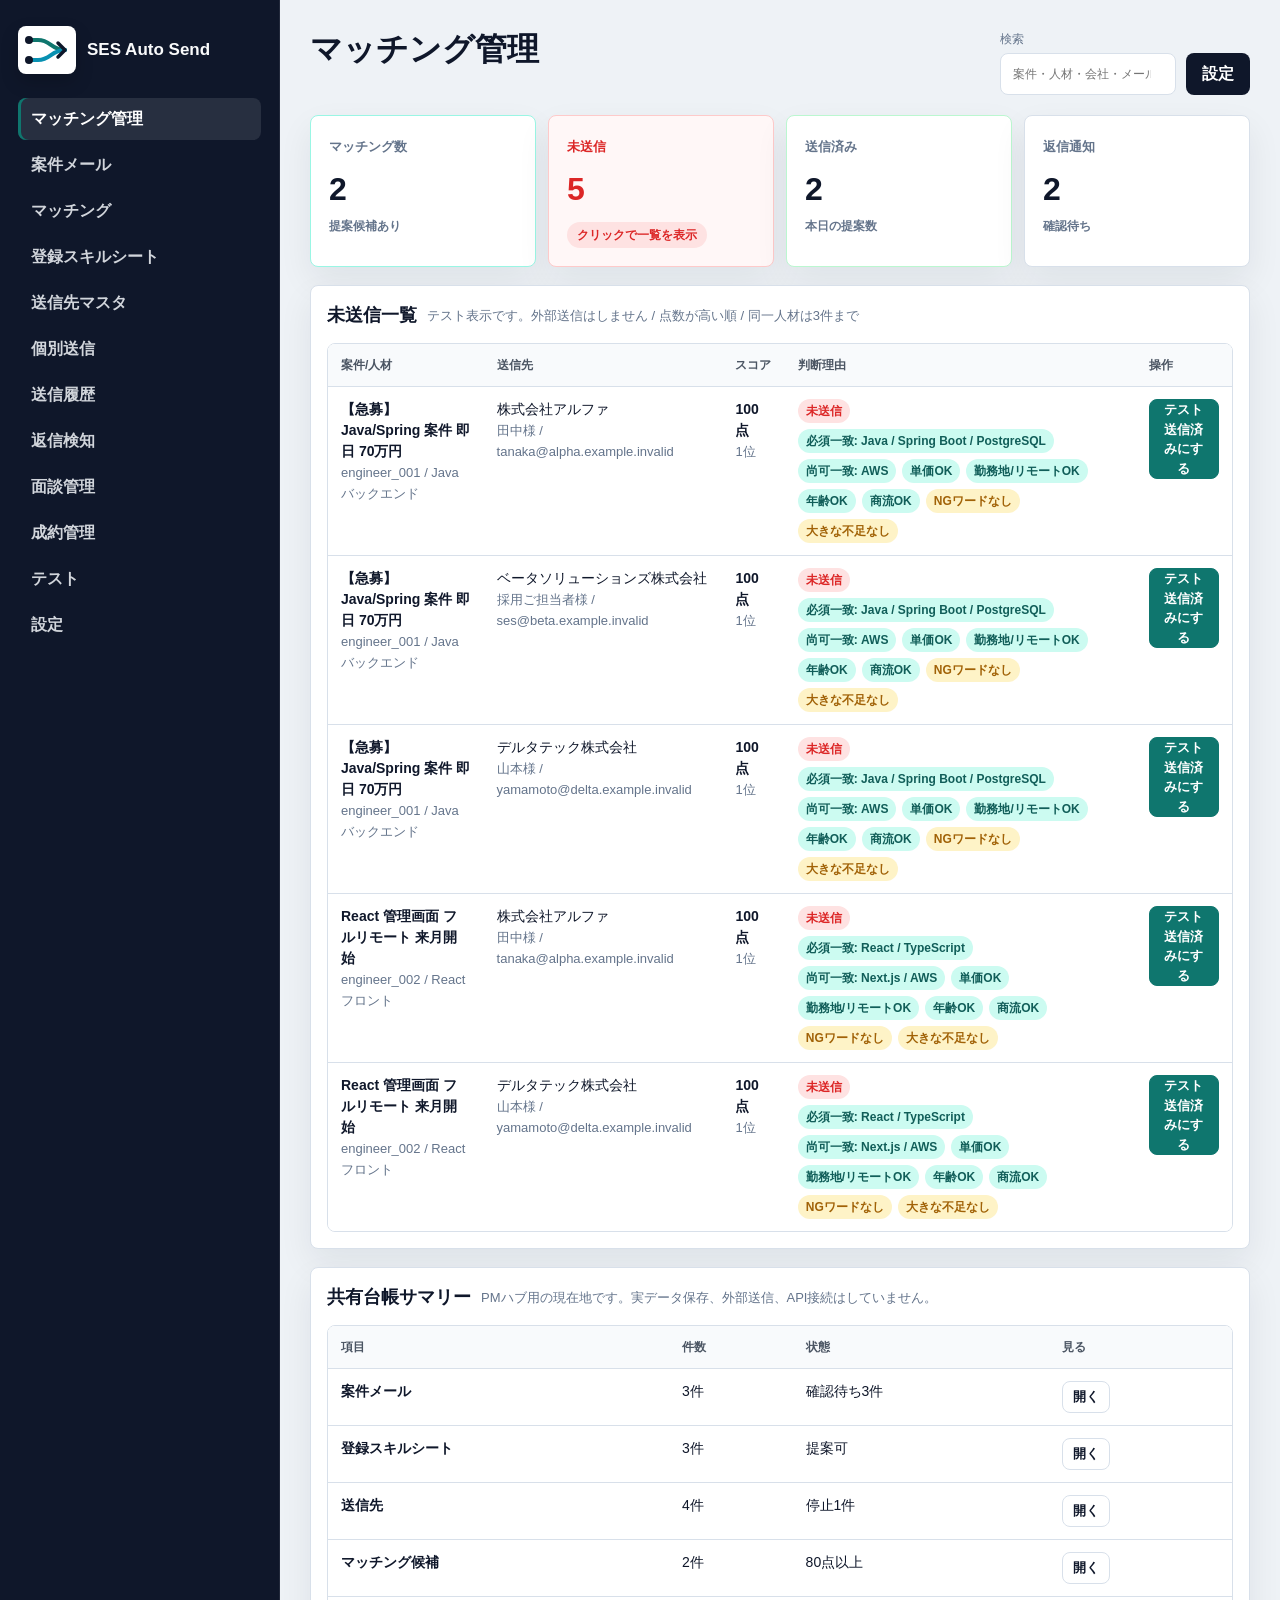
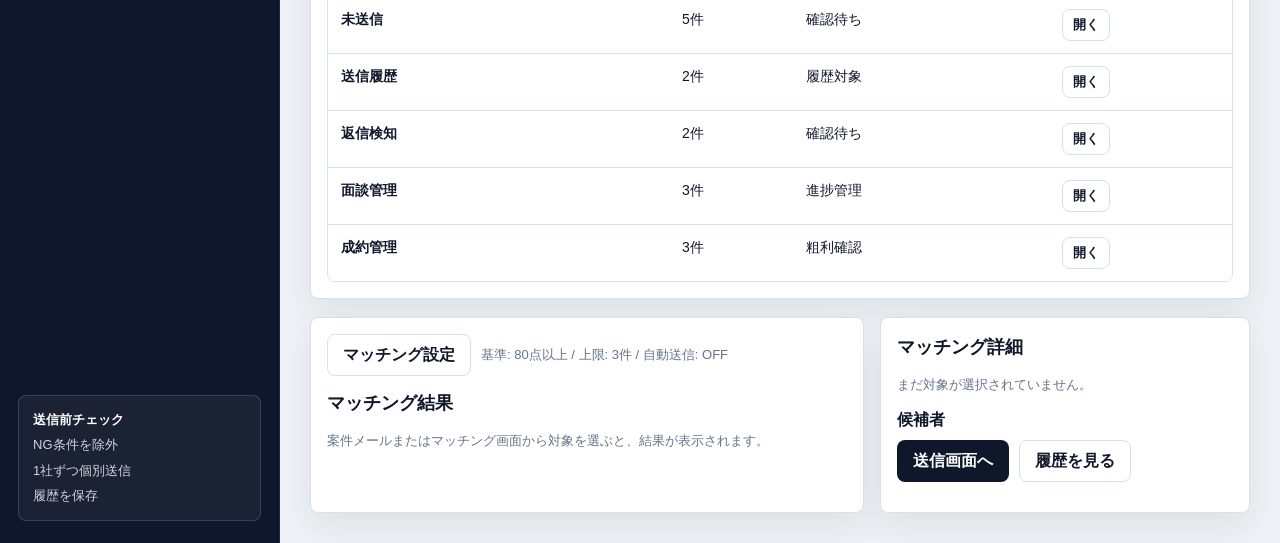
<file: prototype/index.html>
<!doctype html>
<html lang="ja">
<head>
  <meta charset="utf-8">
  <meta name="viewport" content="width=device-width, initial-scale=1">
  <title>SES Auto Send</title>
  <link rel="stylesheet" href="./styles.css">
</head>
<body>
  <div class="app-shell">
    <aside class="sidebar">
      <div class="brand">
        <div class="brand-mark" aria-hidden="true">
          <svg width="50" height="40" viewBox="0 0 50 40" fill="none">
            <path d="M7 10h9c13 0 13 10 27 10" stroke="#0f766e" stroke-width="4" stroke-linecap="round"/>
            <path d="M7 30h9c13 0 13-10 27-10" stroke="#0891b2" stroke-width="4" stroke-linecap="round"/>
            <path d="M36 13l7 7-7 7" stroke="#0f172a" stroke-width="3.5" stroke-linecap="round" stroke-linejoin="round"/>
            <circle cx="7" cy="10" r="4" fill="#0f172a"/>
            <circle cx="7" cy="30" r="4" fill="#0f172a"/>
          </svg>
        </div>
        <div>
          <strong>SES Auto Send</strong>
        </div>
      </div>
      <nav class="nav-list" aria-label="メインナビゲーション">
        <button class="nav-item is-active" data-view="overview">マッチング管理</button>
        <button class="nav-item" data-view="inbox">案件メール</button>
        <button class="nav-item" data-view="matches">マッチング</button>
        <button class="nav-item" data-view="sheets">登録スキルシート</button>
        <button class="nav-item" data-view="customers">送信先マスタ</button>
        <button class="nav-item" data-view="send">個別送信</button>
        <button class="nav-item" data-view="history">送信履歴</button>
        <button class="nav-item" data-view="replies">返信検知</button>
        <button class="nav-item" data-view="interviews">面談管理</button>
        <button class="nav-item" data-view="deals">成約管理</button>
        <button class="nav-item" data-view="test">テスト</button>
        <button class="nav-item" data-view="settings">設定</button>
      </nav>
      <div class="safety-box">
        <strong>送信前チェック</strong>
        <span>NG条件を除外</span>
        <span>1社ずつ個別送信</span>
        <span>履歴を保存</span>
      </div>
    </aside>

    <main class="main">
      <header class="topbar">
        <div>
          <h1 id="viewTitle">全体像</h1>
        </div>
        <div class="top-actions">
          <label class="search-box">
            <span>検索</span>
            <input id="searchInput" type="search" placeholder="案件・人材・会社・メール">
          </label>
          <button id="settingsBtn" class="primary-action">設定</button>
        </div>
      </header>

      <section id="content" class="content" aria-live="polite"></section>
    </main>
  </div>

  <script src="./app.js"></script>
</body>
</html>
</file>
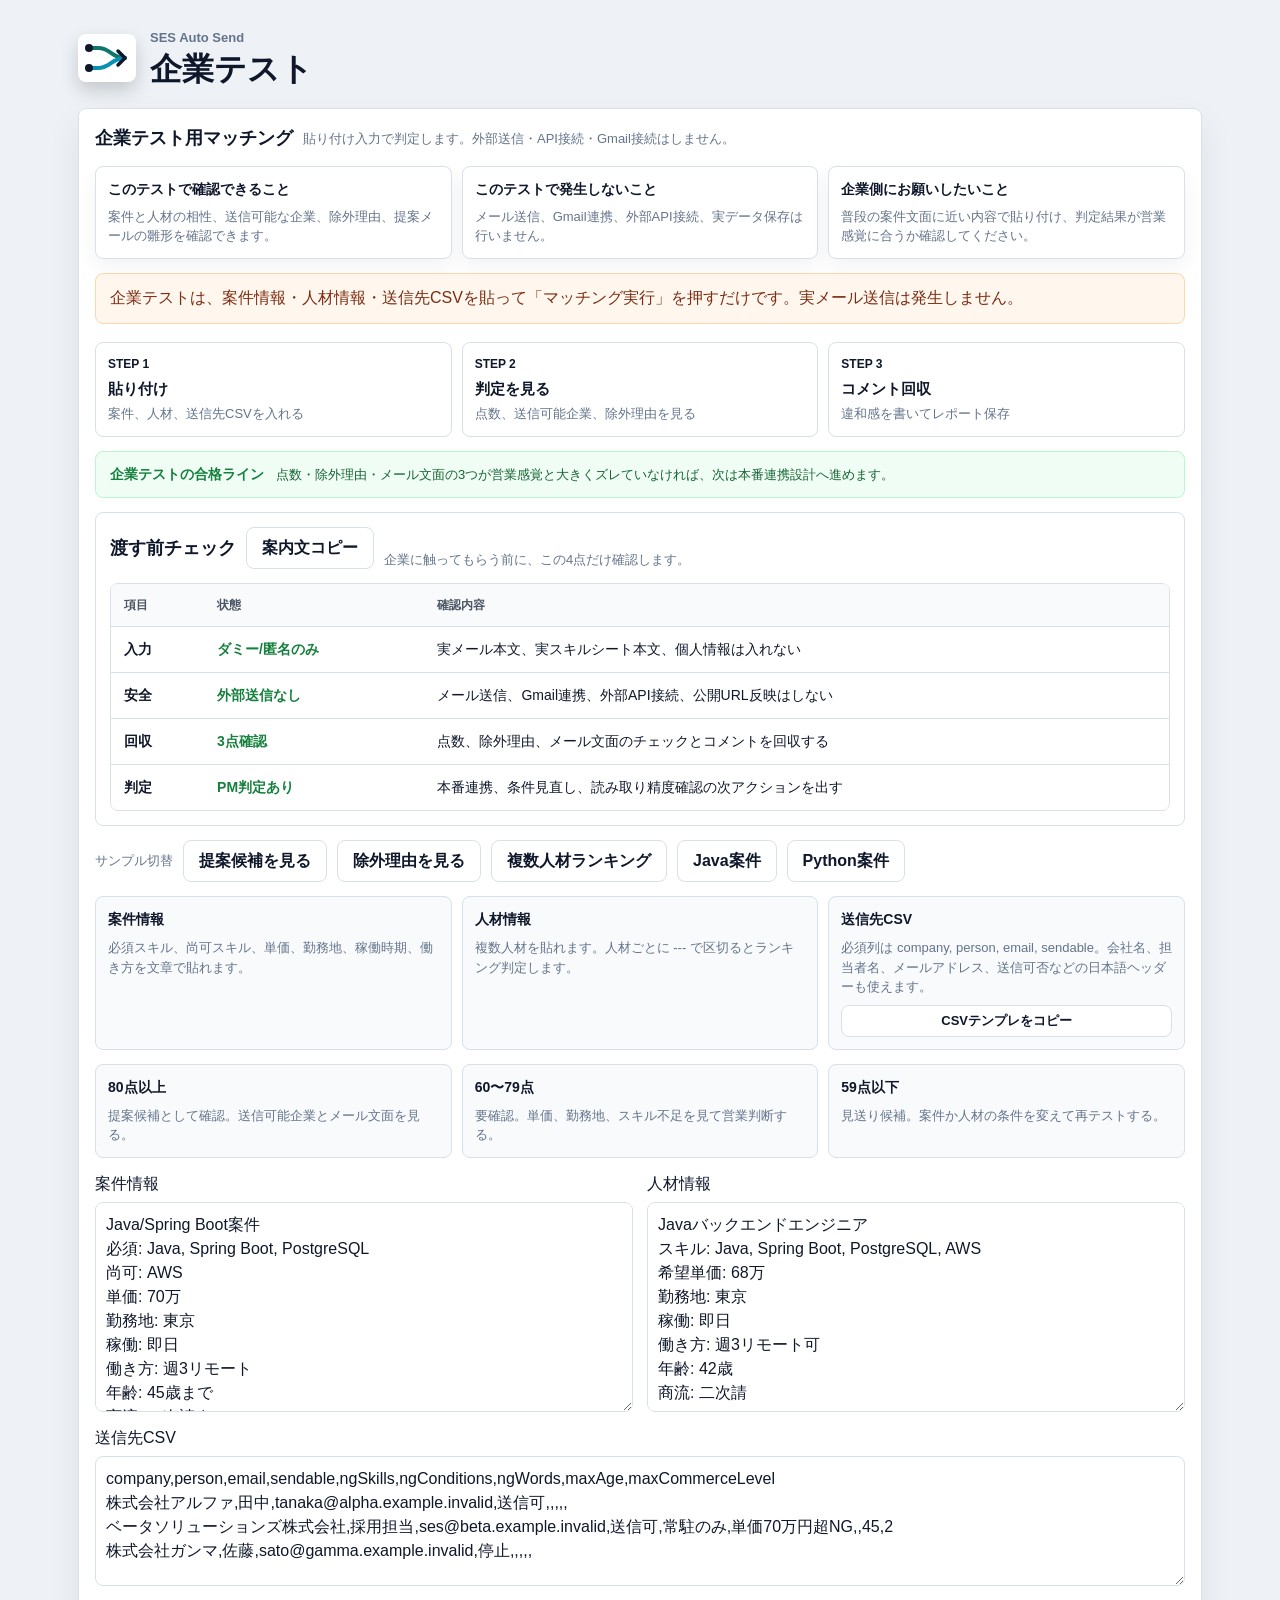
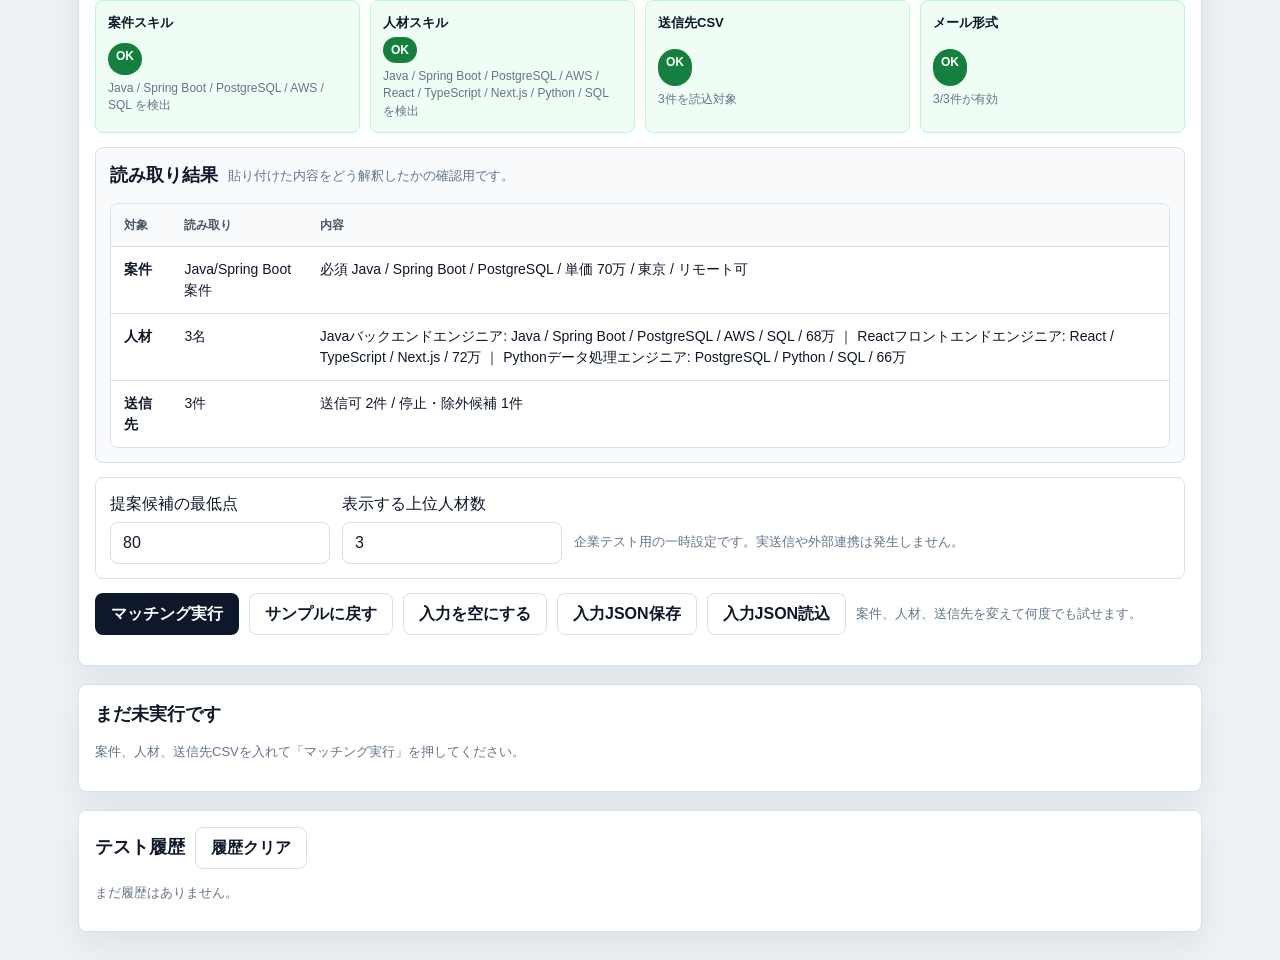
<file: prototype/company-test.html>
<!doctype html>
<html lang="ja">
<head>
  <meta charset="utf-8">
  <meta name="viewport" content="width=device-width, initial-scale=1">
  <title>SES Auto Send 企業テスト</title>
  <link rel="stylesheet" href="./styles.css">
</head>
<body data-default-view="companyTest">
  <main class="public-test-shell">
    <header class="public-test-header">
      <div class="brand-mark" aria-hidden="true">
        <svg width="50" height="40" viewBox="0 0 50 40" fill="none">
          <path d="M7 10h9c13 0 13 10 27 10" stroke="#0f766e" stroke-width="4" stroke-linecap="round"/>
          <path d="M7 30h9c13 0 13-10 27-10" stroke="#0891b2" stroke-width="4" stroke-linecap="round"/>
          <path d="M36 13l7 7-7 7" stroke="#0f172a" stroke-width="3.5" stroke-linecap="round" stroke-linejoin="round"/>
          <circle cx="7" cy="10" r="4" fill="#0f172a"/>
          <circle cx="7" cy="30" r="4" fill="#0f172a"/>
        </svg>
      </div>
      <div>
        <p class="muted">SES Auto Send</p>
        <h1 id="viewTitle">企業テスト</h1>
      </div>
    </header>
    <section id="content" class="content" aria-live="polite"></section>
  </main>

  <script src="./app.js"></script>
</body>
</html>
</file>
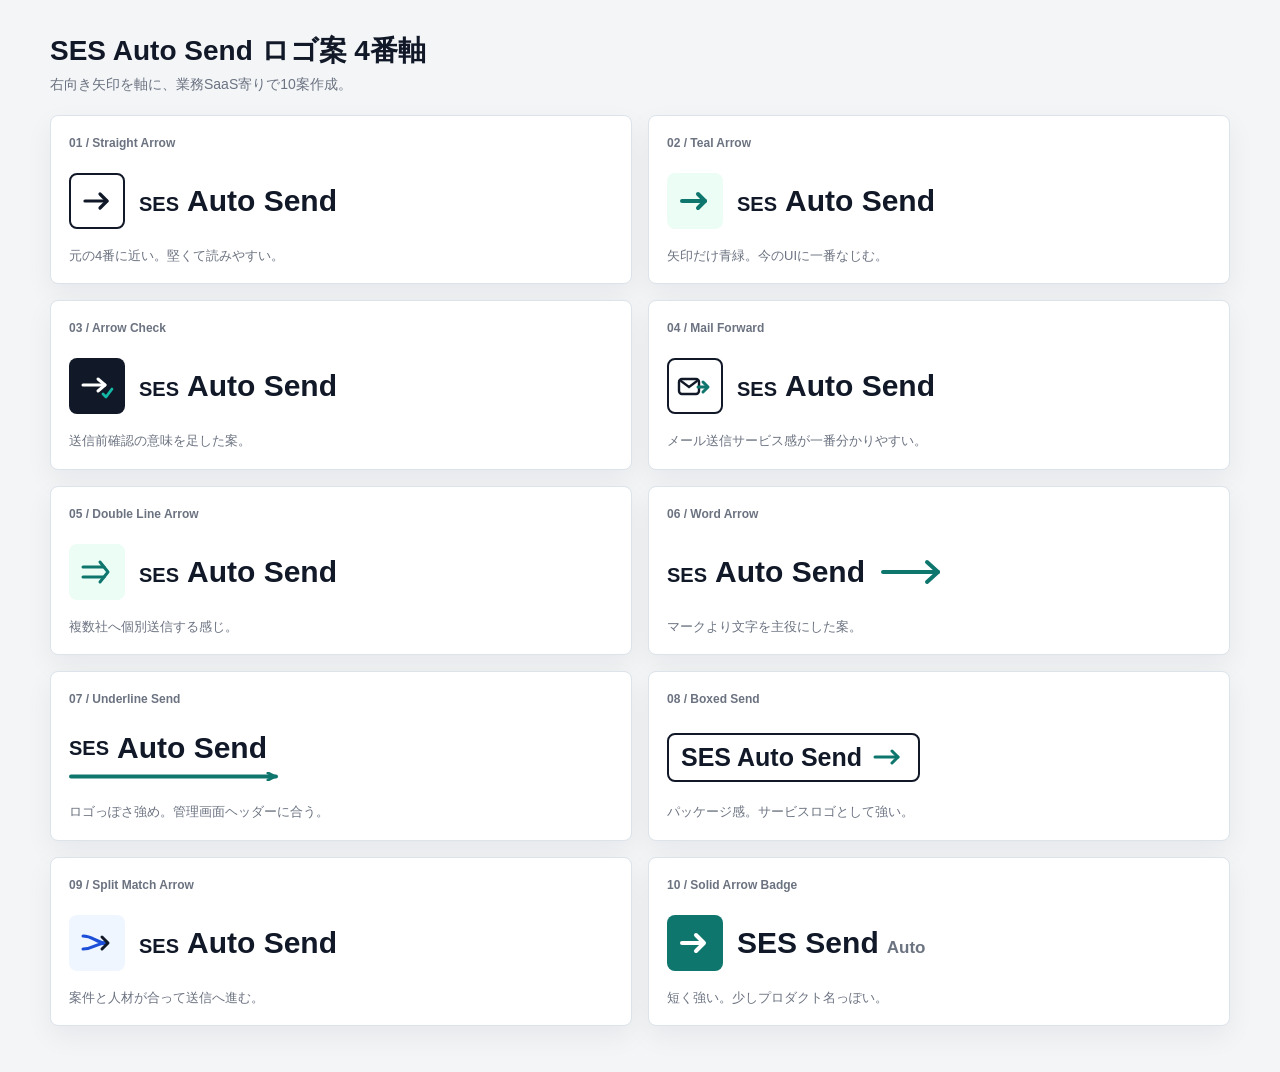
<file: prototype/logo-options-arrow.html>
<!doctype html>
<html lang="ja">
<head>
  <meta charset="utf-8">
  <meta name="viewport" content="width=device-width, initial-scale=1">
  <title>SES Auto Send Arrow Logo Options</title>
  <style>
    :root {
      --bg: #f3f5f7;
      --card: #ffffff;
      --ink: #111827;
      --muted: #6b7280;
      --line: #dce3ea;
      --teal: #0f766e;
      --teal-2: #14b8a6;
      --blue: #1d4ed8;
    }

    * { box-sizing: border-box; }

    body {
      margin: 0;
      background: var(--bg);
      color: var(--ink);
      font-family: "Segoe UI", "Meiryo", sans-serif;
      line-height: 1.5;
    }

    main {
      width: min(1180px, calc(100% - 40px));
      margin: 0 auto;
      padding: 34px 0 46px;
    }

    header {
      display: flex;
      justify-content: space-between;
      gap: 18px;
      align-items: end;
      margin-bottom: 20px;
    }

    h1 {
      margin: 0;
      font-size: 28px;
      line-height: 1.2;
      letter-spacing: 0;
    }

    .sub {
      margin: 6px 0 0;
      color: var(--muted);
      font-size: 14px;
    }

    .grid {
      display: grid;
      grid-template-columns: repeat(2, minmax(0, 1fr));
      gap: 16px;
    }

    .card {
      min-height: 164px;
      padding: 18px;
      border: 1px solid var(--line);
      border-radius: 8px;
      background: var(--card);
      box-shadow: 0 10px 28px rgba(15, 23, 42, 0.06);
      display: grid;
      align-content: space-between;
    }

    .num {
      color: var(--muted);
      font-size: 12px;
      font-weight: 800;
      margin-bottom: 18px;
    }

    .logo {
      min-height: 62px;
      display: flex;
      align-items: center;
      gap: 14px;
    }

    .mark {
      width: 56px;
      height: 56px;
      border-radius: 8px;
      display: grid;
      place-items: center;
      flex: 0 0 auto;
    }

    .dark { background: var(--ink); color: #ffffff; }
    .light { background: #ecfdf5; color: var(--teal); }
    .outline { background: #ffffff; color: var(--ink); border: 2px solid var(--ink); }
    .teal { background: var(--teal); color: #ffffff; }
    .blue { background: #eff6ff; color: var(--blue); }

    .word {
      display: flex;
      align-items: baseline;
      gap: 8px;
      flex-wrap: wrap;
      font-weight: 900;
      letter-spacing: 0;
      line-height: 1;
    }

    .word .ses { font-size: 20px; }
    .word .main { font-size: 30px; }
    .word .light-text { color: var(--muted); font-size: 17px; font-weight: 800; }

    .memo {
      margin-top: 14px;
      color: var(--muted);
      font-size: 13px;
    }

    .inline-arrow {
      width: 72px;
      height: 30px;
      color: var(--teal);
      flex: 0 0 auto;
    }

    .bar-logo {
      display: grid;
      gap: 9px;
    }

    .bar-logo .word {
      align-items: center;
    }

    .under {
      width: 218px;
      max-width: 100%;
      height: 9px;
      color: var(--teal);
    }

    .boxed-word {
      border: 2px solid var(--ink);
      border-radius: 8px;
      padding: 10px 12px;
      display: inline-flex;
      align-items: center;
      gap: 10px;
      font-weight: 900;
      font-size: 25px;
      line-height: 1;
    }

    svg { display: block; }

    @media (max-width: 820px) {
      main { width: min(100% - 24px, 1180px); padding-top: 24px; }
      header { display: block; }
      .grid { grid-template-columns: 1fr; }
    }
  </style>
</head>
<body>
  <main>
    <header>
      <div>
        <h1>SES Auto Send ロゴ案 4番軸</h1>
        <p class="sub">右向き矢印を軸に、業務SaaS寄りで10案作成。</p>
      </div>
    </header>

    <section class="grid">
      <article class="card">
        <div class="num">01 / Straight Arrow</div>
        <div class="logo">
          <div class="mark outline">
            <svg width="34" height="26" viewBox="0 0 34 26" fill="none" aria-hidden="true">
              <path d="M5 13h22" stroke="currentColor" stroke-width="3.2" stroke-linecap="round"/>
              <path d="M20 6l7 7-7 7" stroke="currentColor" stroke-width="3.2" stroke-linecap="round" stroke-linejoin="round"/>
            </svg>
          </div>
          <div class="word"><span class="ses">SES</span><span class="main">Auto Send</span></div>
        </div>
        <div class="memo">元の4番に近い。堅くて読みやすい。</div>
      </article>

      <article class="card">
        <div class="num">02 / Teal Arrow</div>
        <div class="logo">
          <div class="mark light">
            <svg width="36" height="28" viewBox="0 0 36 28" fill="none" aria-hidden="true">
              <path d="M5 14h23" stroke="currentColor" stroke-width="4" stroke-linecap="round"/>
              <path d="M21 7l7 7-7 7" stroke="currentColor" stroke-width="4" stroke-linecap="round" stroke-linejoin="round"/>
            </svg>
          </div>
          <div class="word"><span class="ses">SES</span><span class="main">Auto Send</span></div>
        </div>
        <div class="memo">矢印だけ青緑。今のUIに一番なじむ。</div>
      </article>

      <article class="card">
        <div class="num">03 / Arrow Check</div>
        <div class="logo">
          <div class="mark dark">
            <svg width="38" height="30" viewBox="0 0 38 30" fill="none" aria-hidden="true">
              <path d="M5 14h22" stroke="currentColor" stroke-width="3" stroke-linecap="round"/>
              <path d="M20 8l7 6-7 6" stroke="currentColor" stroke-width="3" stroke-linecap="round" stroke-linejoin="round"/>
              <path d="M25 23l3 3 6-8" stroke="#14b8a6" stroke-width="2.8" stroke-linecap="round" stroke-linejoin="round"/>
            </svg>
          </div>
          <div class="word"><span class="ses">SES</span><span class="main">Auto Send</span></div>
        </div>
        <div class="memo">送信前確認の意味を足した案。</div>
      </article>

      <article class="card">
        <div class="num">04 / Mail Forward</div>
        <div class="logo">
          <div class="mark outline">
            <svg width="38" height="29" viewBox="0 0 38 29" fill="none" aria-hidden="true">
              <rect x="3" y="7" width="20" height="15" rx="3" stroke="currentColor" stroke-width="2.4"/>
              <path d="M5 9l8 6 8-6" stroke="currentColor" stroke-width="2.2" stroke-linecap="round"/>
              <path d="M22 15h9" stroke="#0f766e" stroke-width="3" stroke-linecap="round"/>
              <path d="M27 10l5 5-5 5" stroke="#0f766e" stroke-width="3" stroke-linecap="round" stroke-linejoin="round"/>
            </svg>
          </div>
          <div class="word"><span class="ses">SES</span><span class="main">Auto Send</span></div>
        </div>
        <div class="memo">メール送信サービス感が一番分かりやすい。</div>
      </article>

      <article class="card">
        <div class="num">05 / Double Line Arrow</div>
        <div class="logo">
          <div class="mark light">
            <svg width="38" height="30" viewBox="0 0 38 30" fill="none" aria-hidden="true">
              <path d="M5 10h21" stroke="currentColor" stroke-width="3" stroke-linecap="round"/>
              <path d="M5 20h21" stroke="currentColor" stroke-width="3" stroke-linecap="round"/>
              <path d="M22 5l8 10-8 10" stroke="currentColor" stroke-width="3" stroke-linecap="round" stroke-linejoin="round"/>
            </svg>
          </div>
          <div class="word"><span class="ses">SES</span><span class="main">Auto Send</span></div>
        </div>
        <div class="memo">複数社へ個別送信する感じ。</div>
      </article>

      <article class="card">
        <div class="num">06 / Word Arrow</div>
        <div class="logo">
          <div class="word"><span class="ses">SES</span><span class="main">Auto Send</span></div>
          <svg class="inline-arrow" viewBox="0 0 72 30" fill="none" aria-hidden="true">
            <path d="M4 15h55" stroke="currentColor" stroke-width="4" stroke-linecap="round"/>
            <path d="M48 5l11 10-11 10" stroke="currentColor" stroke-width="4" stroke-linecap="round" stroke-linejoin="round"/>
          </svg>
        </div>
        <div class="memo">マークより文字を主役にした案。</div>
      </article>

      <article class="card">
        <div class="num">07 / Underline Send</div>
        <div class="bar-logo">
          <div class="word"><span class="ses">SES</span><span class="main">Auto Send</span></div>
          <svg class="under" viewBox="0 0 218 9" fill="none" aria-hidden="true">
            <path d="M2 4.5h205" stroke="currentColor" stroke-width="4" stroke-linecap="round"/>
            <path d="M199 1l7 3.5-7 3.5" stroke="currentColor" stroke-width="3" stroke-linecap="round" stroke-linejoin="round"/>
          </svg>
        </div>
        <div class="memo">ロゴっぽさ強め。管理画面ヘッダーに合う。</div>
      </article>

      <article class="card">
        <div class="num">08 / Boxed Send</div>
        <div class="logo">
          <div class="boxed-word">
            <span>SES Auto Send</span>
            <svg width="34" height="20" viewBox="0 0 34 20" fill="none" aria-hidden="true">
              <path d="M3 10h23" stroke="#0f766e" stroke-width="3" stroke-linecap="round"/>
              <path d="M20 4l6 6-6 6" stroke="#0f766e" stroke-width="3" stroke-linecap="round" stroke-linejoin="round"/>
            </svg>
          </div>
        </div>
        <div class="memo">パッケージ感。サービスロゴとして強い。</div>
      </article>

      <article class="card">
        <div class="num">09 / Split Match Arrow</div>
        <div class="logo">
          <div class="mark blue">
            <svg width="39" height="31" viewBox="0 0 39 31" fill="none" aria-hidden="true">
              <path d="M5 9c11 0 12 7 24 7" stroke="currentColor" stroke-width="3" stroke-linecap="round"/>
              <path d="M5 22c11 0 12-6 24-6" stroke="currentColor" stroke-width="3" stroke-linecap="round"/>
              <path d="M24 10l6 6-6 6" stroke="#111827" stroke-width="3" stroke-linecap="round" stroke-linejoin="round"/>
            </svg>
          </div>
          <div class="word"><span class="ses">SES</span><span class="main">Auto Send</span></div>
        </div>
        <div class="memo">案件と人材が合って送信へ進む。</div>
      </article>

      <article class="card">
        <div class="num">10 / Solid Arrow Badge</div>
        <div class="logo">
          <div class="mark teal">
            <svg width="37" height="28" viewBox="0 0 37 28" fill="none" aria-hidden="true">
              <path d="M5 14h20" stroke="currentColor" stroke-width="4" stroke-linecap="round"/>
              <path d="M19 6l8 8-8 8" stroke="currentColor" stroke-width="4" stroke-linecap="round" stroke-linejoin="round"/>
            </svg>
          </div>
          <div class="word"><span class="main">SES Send</span><span class="light-text">Auto</span></div>
        </div>
        <div class="memo">短く強い。少しプロダクト名っぽい。</div>
      </article>
    </section>
  </main>
</body>
</html>
</file>
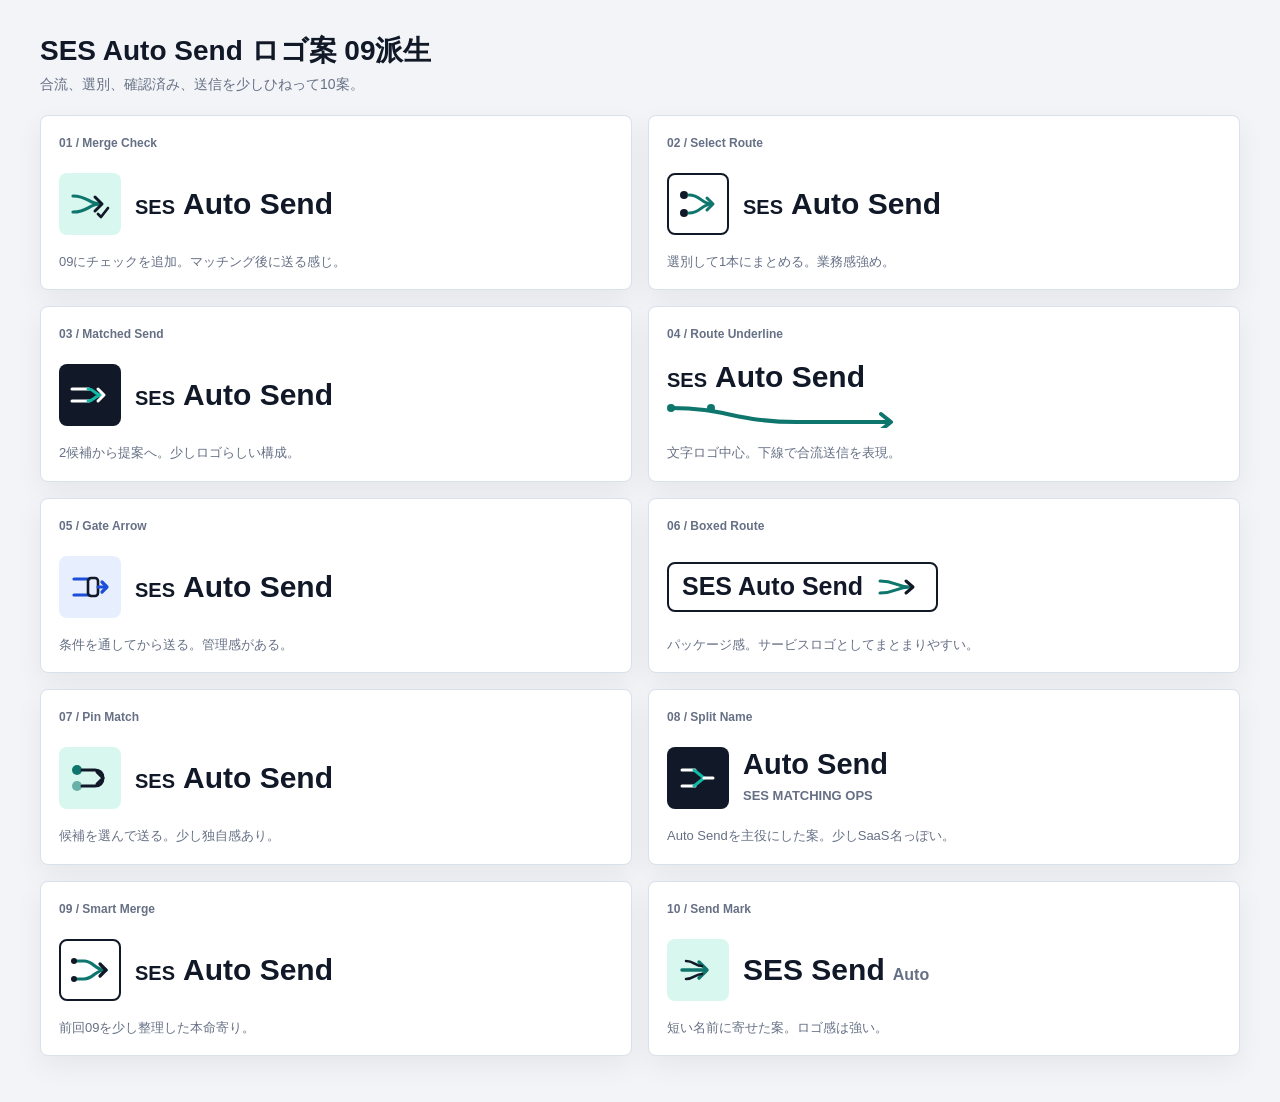
<file: prototype/logo-options-match.html>
<!doctype html>
<html lang="ja">
<head>
  <meta charset="utf-8">
  <meta name="viewport" content="width=device-width, initial-scale=1">
  <title>SES Auto Send Match Logo Options</title>
  <style>
    :root {
      --bg: #f2f4f7;
      --card: #ffffff;
      --ink: #111827;
      --muted: #667085;
      --line: #d9e1ea;
      --teal: #0f766e;
      --teal-soft: #d8f7ef;
      --blue: #1d4ed8;
      --blue-soft: #e7efff;
    }

    * { box-sizing: border-box; }

    body {
      margin: 0;
      background: var(--bg);
      color: var(--ink);
      font-family: "Segoe UI", "Meiryo", sans-serif;
      line-height: 1.5;
    }

    main {
      width: min(1200px, calc(100% - 40px));
      margin: 0 auto;
      padding: 34px 0 46px;
    }

    header {
      margin-bottom: 20px;
    }

    h1 {
      margin: 0;
      font-size: 28px;
      line-height: 1.2;
      letter-spacing: 0;
    }

    .lead {
      margin: 6px 0 0;
      color: var(--muted);
      font-size: 14px;
    }

    .grid {
      display: grid;
      grid-template-columns: repeat(2, minmax(0, 1fr));
      gap: 16px;
    }

    .card {
      min-height: 172px;
      padding: 18px;
      border: 1px solid var(--line);
      border-radius: 8px;
      background: var(--card);
      box-shadow: 0 10px 28px rgba(15, 23, 42, 0.06);
      display: grid;
      align-content: space-between;
    }

    .num {
      margin-bottom: 18px;
      color: var(--muted);
      font-size: 12px;
      font-weight: 800;
    }

    .logo {
      min-height: 68px;
      display: flex;
      align-items: center;
      gap: 14px;
    }

    .mark {
      width: 62px;
      height: 62px;
      border-radius: 8px;
      display: grid;
      place-items: center;
      flex: 0 0 auto;
    }

    .mark.dark { background: var(--ink); color: #ffffff; }
    .mark.teal { background: var(--teal-soft); color: var(--teal); }
    .mark.blue { background: var(--blue-soft); color: var(--blue); }
    .mark.line { background: #ffffff; border: 2px solid var(--ink); color: var(--ink); }

    .word {
      display: flex;
      align-items: baseline;
      gap: 8px;
      flex-wrap: wrap;
      font-weight: 900;
      line-height: 1;
      letter-spacing: 0;
    }

    .word .ses { font-size: 20px; }
    .word .main { font-size: 30px; }
    .word .sub { color: var(--muted); font-size: 16px; font-weight: 800; }

    .memo {
      margin-top: 14px;
      color: var(--muted);
      font-size: 13px;
    }

    .wide-logo {
      display: grid;
      gap: 10px;
    }

    .route {
      width: 246px;
      max-width: 100%;
      height: 26px;
      color: var(--teal);
    }

    .capsule {
      display: inline-flex;
      align-items: center;
      gap: 12px;
      border: 2px solid var(--ink);
      border-radius: 8px;
      padding: 10px 13px;
      font-weight: 900;
      font-size: 25px;
      line-height: 1;
    }

    .split-word {
      display: grid;
      gap: 7px;
    }

    .split-word strong {
      font-size: 29px;
      line-height: 1;
      letter-spacing: 0;
    }

    .split-word span {
      color: var(--muted);
      font-size: 13px;
      font-weight: 800;
    }

    svg { display: block; }

    @media (max-width: 820px) {
      main { width: min(100% - 24px, 1200px); padding-top: 24px; }
      .grid { grid-template-columns: 1fr; }
    }
  </style>
</head>
<body>
  <main>
    <header>
      <h1>SES Auto Send ロゴ案 09派生</h1>
      <p class="lead">合流、選別、確認済み、送信を少しひねって10案。</p>
    </header>

    <section class="grid">
      <article class="card">
        <div class="num">01 / Merge Check</div>
        <div class="logo">
          <div class="mark teal">
            <svg width="45" height="36" viewBox="0 0 45 36" fill="none" aria-hidden="true">
              <path d="M5 10c15 0 16 8 27 8" stroke="currentColor" stroke-width="3.2" stroke-linecap="round"/>
              <path d="M5 26c15 0 16-8 27-8" stroke="currentColor" stroke-width="3.2" stroke-linecap="round"/>
              <path d="M27 11l7 7-7 7" stroke="#111827" stroke-width="3" stroke-linecap="round" stroke-linejoin="round"/>
              <path d="M30 28l3 3 7-9" stroke="#111827" stroke-width="2.7" stroke-linecap="round" stroke-linejoin="round"/>
            </svg>
          </div>
          <div class="word"><span class="ses">SES</span><span class="main">Auto Send</span></div>
        </div>
        <div class="memo">09にチェックを追加。マッチング後に送る感じ。</div>
      </article>

      <article class="card">
        <div class="num">02 / Select Route</div>
        <div class="logo">
          <div class="mark line">
            <svg width="45" height="36" viewBox="0 0 45 36" fill="none" aria-hidden="true">
              <circle cx="8" cy="9" r="4" fill="currentColor"/>
              <circle cx="8" cy="27" r="4" fill="currentColor"/>
              <path d="M13 9c12 0 12 9 23 9M13 27c12 0 12-9 23-9" stroke="#0f766e" stroke-width="3" stroke-linecap="round"/>
              <path d="M31 12l6 6-6 6" stroke="#0f766e" stroke-width="3" stroke-linecap="round" stroke-linejoin="round"/>
            </svg>
          </div>
          <div class="word"><span class="ses">SES</span><span class="main">Auto Send</span></div>
        </div>
        <div class="memo">選別して1本にまとめる。業務感強め。</div>
      </article>

      <article class="card">
        <div class="num">03 / Matched Send</div>
        <div class="logo">
          <div class="mark dark">
            <svg width="45" height="34" viewBox="0 0 45 34" fill="none" aria-hidden="true">
              <path d="M4 11h17" stroke="currentColor" stroke-width="3" stroke-linecap="round"/>
              <path d="M4 23h17" stroke="currentColor" stroke-width="3" stroke-linecap="round"/>
              <path d="M20 11c7 0 6 6 14 6M20 23c7 0 6-6 14-6" stroke="#14b8a6" stroke-width="3" stroke-linecap="round"/>
              <path d="M30 11l6 6-6 6" stroke="currentColor" stroke-width="3" stroke-linecap="round" stroke-linejoin="round"/>
            </svg>
          </div>
          <div class="word"><span class="ses">SES</span><span class="main">Auto Send</span></div>
        </div>
        <div class="memo">2候補から提案へ。少しロゴらしい構成。</div>
      </article>

      <article class="card">
        <div class="num">04 / Route Underline</div>
        <div class="wide-logo">
          <div class="word"><span class="ses">SES</span><span class="main">Auto Send</span></div>
          <svg class="route" viewBox="0 0 246 26" fill="none" aria-hidden="true">
            <path d="M4 6c55 0 65 14 126 14h92" stroke="currentColor" stroke-width="4" stroke-linecap="round"/>
            <path d="M214 12l10 8-10 8" stroke="currentColor" stroke-width="4" stroke-linecap="round" stroke-linejoin="round"/>
            <circle cx="4" cy="6" r="4" fill="currentColor"/>
            <circle cx="44" cy="6" r="4" fill="currentColor"/>
          </svg>
        </div>
        <div class="memo">文字ロゴ中心。下線で合流送信を表現。</div>
      </article>

      <article class="card">
        <div class="num">05 / Gate Arrow</div>
        <div class="logo">
          <div class="mark blue">
            <svg width="45" height="36" viewBox="0 0 45 36" fill="none" aria-hidden="true">
              <path d="M6 10h15M6 26h15" stroke="currentColor" stroke-width="3.2" stroke-linecap="round"/>
              <rect x="20" y="9" width="10" height="18" rx="3" stroke="#111827" stroke-width="2.6"/>
              <path d="M30 18h8" stroke="currentColor" stroke-width="3.2" stroke-linecap="round"/>
              <path d="M34 13l5 5-5 5" stroke="currentColor" stroke-width="3.2" stroke-linecap="round" stroke-linejoin="round"/>
            </svg>
          </div>
          <div class="word"><span class="ses">SES</span><span class="main">Auto Send</span></div>
        </div>
        <div class="memo">条件を通してから送る。管理感がある。</div>
      </article>

      <article class="card">
        <div class="num">06 / Boxed Route</div>
        <div class="logo">
          <div class="capsule">
            <span>SES Auto Send</span>
            <svg width="48" height="26" viewBox="0 0 48 26" fill="none" aria-hidden="true">
              <path d="M5 7c16 0 16 6 30 6M5 19c16 0 16-6 30-6" stroke="#0f766e" stroke-width="3" stroke-linecap="round"/>
              <path d="M31 7l7 6-7 6" stroke="#111827" stroke-width="3" stroke-linecap="round" stroke-linejoin="round"/>
            </svg>
          </div>
        </div>
        <div class="memo">パッケージ感。サービスロゴとしてまとまりやすい。</div>
      </article>

      <article class="card">
        <div class="num">07 / Pin Match</div>
        <div class="logo">
          <div class="mark teal">
            <svg width="44" height="36" viewBox="0 0 44 36" fill="none" aria-hidden="true">
              <circle cx="9" cy="10" r="5" fill="currentColor"/>
              <circle cx="9" cy="26" r="5" fill="currentColor" opacity=".55"/>
              <path d="M14 10h13c5 0 8 3 8 8s-3 8-8 8H14" stroke="#111827" stroke-width="3" stroke-linecap="round"/>
              <path d="M29 12l6 6-6 6" stroke="#111827" stroke-width="3" stroke-linecap="round" stroke-linejoin="round"/>
            </svg>
          </div>
          <div class="word"><span class="ses">SES</span><span class="main">Auto Send</span></div>
        </div>
        <div class="memo">候補を選んで送る。少し独自感あり。</div>
      </article>

      <article class="card">
        <div class="num">08 / Split Name</div>
        <div class="logo">
          <div class="mark dark">
            <svg width="42" height="34" viewBox="0 0 42 34" fill="none" aria-hidden="true">
              <path d="M5 9h13M5 25h13" stroke="currentColor" stroke-width="3" stroke-linecap="round"/>
              <path d="M17 9l10 8-10 8" stroke="#14b8a6" stroke-width="3" stroke-linecap="round" stroke-linejoin="round"/>
              <path d="M27 17h9" stroke="currentColor" stroke-width="3" stroke-linecap="round"/>
            </svg>
          </div>
          <div class="split-word">
            <strong>Auto Send</strong>
            <span>SES MATCHING OPS</span>
          </div>
        </div>
        <div class="memo">Auto Sendを主役にした案。少しSaaS名っぽい。</div>
      </article>

      <article class="card">
        <div class="num">09 / Smart Merge</div>
        <div class="logo">
          <div class="mark line">
            <svg width="45" height="36" viewBox="0 0 45 36" fill="none" aria-hidden="true">
              <path d="M6 9h10c10 0 10 9 22 9" stroke="#0f766e" stroke-width="3.2" stroke-linecap="round"/>
              <path d="M6 27h10c10 0 10-9 22-9" stroke="#0f766e" stroke-width="3.2" stroke-linecap="round"/>
              <path d="M32 12l6 6-6 6" stroke="#111827" stroke-width="3.2" stroke-linecap="round" stroke-linejoin="round"/>
              <circle cx="6" cy="9" r="3" fill="#111827"/>
              <circle cx="6" cy="27" r="3" fill="#111827"/>
            </svg>
          </div>
          <div class="word"><span class="ses">SES</span><span class="main">Auto Send</span></div>
        </div>
        <div class="memo">前回09を少し整理した本命寄り。</div>
      </article>

      <article class="card">
        <div class="num">10 / Send Mark</div>
        <div class="logo">
          <div class="mark teal">
            <svg width="43" height="34" viewBox="0 0 43 34" fill="none" aria-hidden="true">
              <path d="M5 17h23" stroke="currentColor" stroke-width="3.5" stroke-linecap="round"/>
              <path d="M22 9l8 8-8 8" stroke="currentColor" stroke-width="3.5" stroke-linecap="round" stroke-linejoin="round"/>
              <path d="M9 8c8 0 9 5 16 5M9 26c8 0 9-5 16-5" stroke="#111827" stroke-width="2.5" stroke-linecap="round"/>
            </svg>
          </div>
          <div class="word"><span class="main">SES Send</span><span class="sub">Auto</span></div>
        </div>
        <div class="memo">短い名前に寄せた案。ロゴ感は強い。</div>
      </article>
    </section>
  </main>
</body>
</html>
</file>
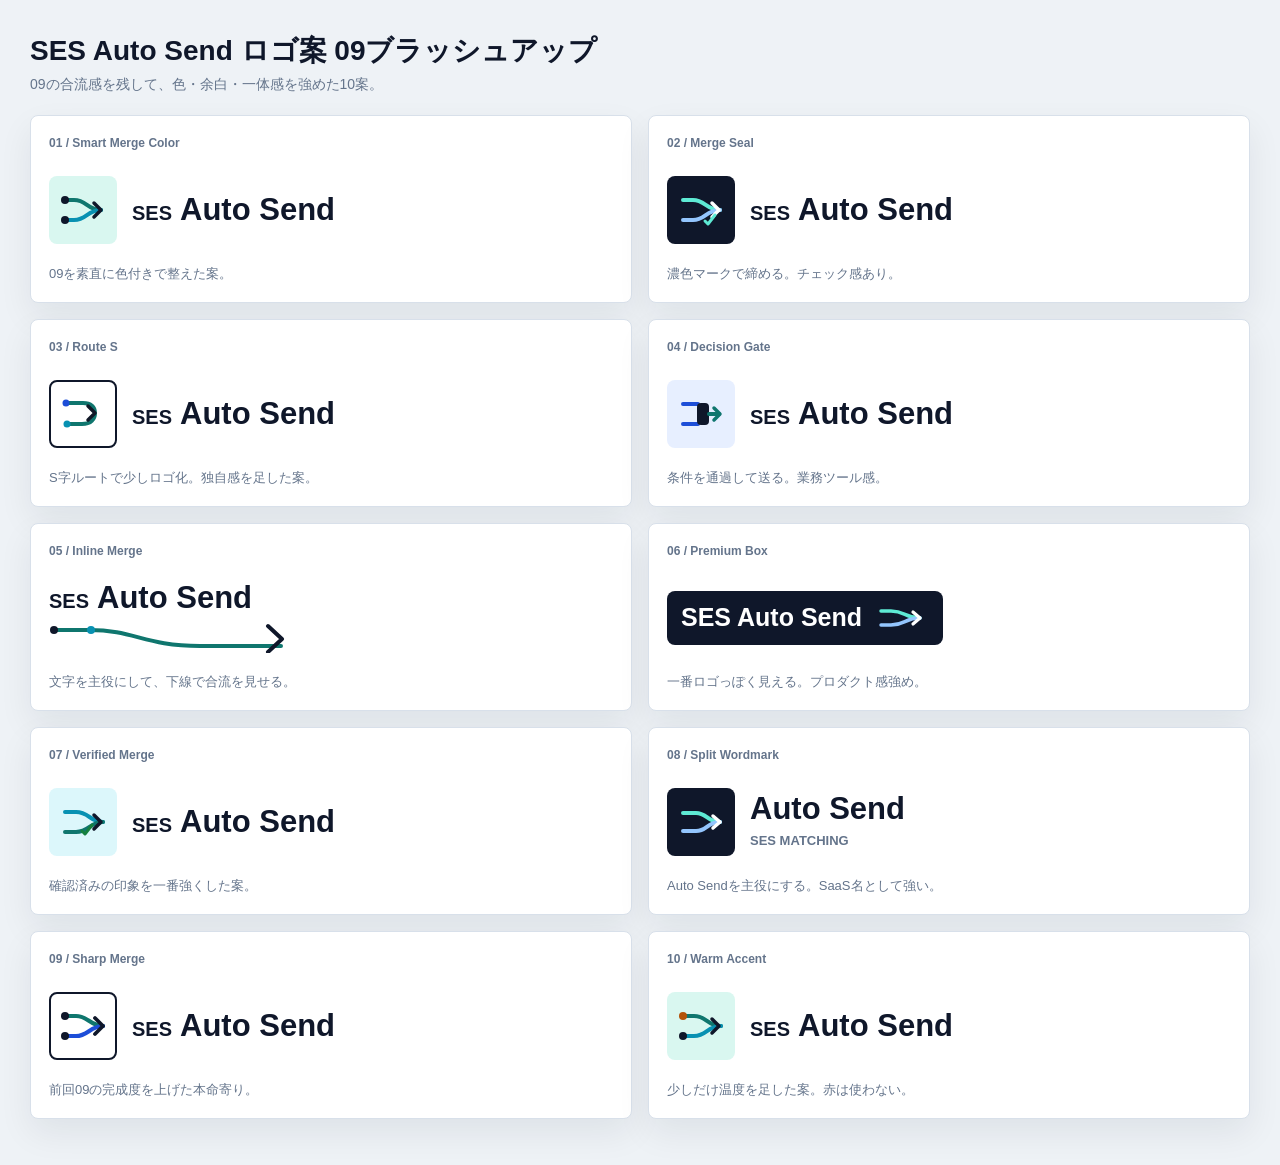
<file: prototype/logo-options-smartmerge.html>
<!doctype html>
<html lang="ja">
<head>
  <meta charset="utf-8">
  <meta name="viewport" content="width=device-width, initial-scale=1">
  <title>SES Auto Send Smart Merge Logo Options</title>
  <style>
    :root {
      --bg: #eef2f6;
      --card: #ffffff;
      --ink: #0f172a;
      --muted: #64748b;
      --line: #d8e0ea;
      --teal: #0f766e;
      --cyan: #0891b2;
      --blue: #1d4ed8;
      --green: #15803d;
      --amber: #b45309;
      --soft-teal: #d9f7f0;
      --soft-blue: #e7efff;
      --soft-cyan: #dcf7fb;
    }

    * { box-sizing: border-box; }

    body {
      margin: 0;
      background: var(--bg);
      color: var(--ink);
      font-family: "Segoe UI", "Meiryo", sans-serif;
      line-height: 1.5;
    }

    main {
      width: min(1220px, calc(100% - 40px));
      margin: 0 auto;
      padding: 34px 0 46px;
    }

    header {
      margin-bottom: 20px;
    }

    h1 {
      margin: 0;
      font-size: 28px;
      line-height: 1.2;
      letter-spacing: 0;
    }

    .lead {
      margin: 6px 0 0;
      color: var(--muted);
      font-size: 14px;
    }

    .grid {
      display: grid;
      grid-template-columns: repeat(2, minmax(0, 1fr));
      gap: 16px;
    }

    .card {
      min-height: 188px;
      padding: 18px;
      border: 1px solid var(--line);
      border-radius: 8px;
      background: var(--card);
      box-shadow: 0 14px 34px rgba(15, 23, 42, 0.07);
      display: grid;
      align-content: space-between;
    }

    .num {
      margin-bottom: 18px;
      color: var(--muted);
      font-size: 12px;
      font-weight: 800;
    }

    .logo {
      min-height: 76px;
      display: flex;
      align-items: center;
      gap: 15px;
    }

    .mark {
      width: 68px;
      height: 68px;
      border-radius: 8px;
      display: grid;
      place-items: center;
      flex: 0 0 auto;
    }

    .mark.dark { background: var(--ink); color: #ffffff; }
    .mark.teal { background: var(--soft-teal); color: var(--teal); }
    .mark.blue { background: var(--soft-blue); color: var(--blue); }
    .mark.cyan { background: var(--soft-cyan); color: var(--cyan); }
    .mark.frame { background: #ffffff; border: 2px solid var(--ink); color: var(--ink); }

    .word {
      display: flex;
      align-items: baseline;
      gap: 8px;
      flex-wrap: wrap;
      font-weight: 900;
      line-height: 1;
      letter-spacing: 0;
    }

    .word .ses { font-size: 20px; }
    .word .main { font-size: 31px; }
    .word .sub { color: var(--muted); font-size: 16px; font-weight: 800; }

    .memo {
      margin-top: 14px;
      color: var(--muted);
      font-size: 13px;
    }

    .stack {
      display: grid;
      gap: 10px;
    }

    .route-line {
      width: 254px;
      max-width: 100%;
      height: 30px;
      color: var(--teal);
    }

    .boxed {
      display: inline-flex;
      align-items: center;
      gap: 13px;
      border-radius: 8px;
      padding: 12px 14px;
      background: var(--ink);
      color: #ffffff;
      font-size: 25px;
      font-weight: 900;
      line-height: 1;
    }

    .boxed.light {
      color: var(--ink);
      background: #ffffff;
      border: 2px solid var(--ink);
    }

    .nameblock {
      display: grid;
      gap: 7px;
    }

    .nameblock strong {
      font-size: 31px;
      line-height: 1;
      letter-spacing: 0;
    }

    .nameblock span {
      color: var(--muted);
      font-size: 13px;
      font-weight: 800;
    }

    .choice {
      color: var(--teal);
      font-weight: 900;
    }

    svg { display: block; }

    @media (max-width: 820px) {
      main { width: min(100% - 24px, 1220px); padding-top: 24px; }
      .grid { grid-template-columns: 1fr; }
      .word .main,
      .nameblock strong { font-size: 27px; }
    }
  </style>
</head>
<body>
  <main>
    <header>
      <h1>SES Auto Send ロゴ案 09ブラッシュアップ</h1>
      <p class="lead">09の合流感を残して、色・余白・一体感を強めた10案。</p>
    </header>

    <section class="grid">
      <article class="card">
        <div class="num">01 / Smart Merge Color</div>
        <div class="logo">
          <div class="mark teal">
            <svg width="50" height="40" viewBox="0 0 50 40" fill="none" aria-hidden="true">
              <path d="M7 10h9c13 0 13 10 27 10" stroke="#0f766e" stroke-width="4" stroke-linecap="round"/>
              <path d="M7 30h9c13 0 13-10 27-10" stroke="#0891b2" stroke-width="4" stroke-linecap="round"/>
              <path d="M36 13l7 7-7 7" stroke="#0f172a" stroke-width="3.5" stroke-linecap="round" stroke-linejoin="round"/>
              <circle cx="7" cy="10" r="4" fill="#0f172a"/>
              <circle cx="7" cy="30" r="4" fill="#0f172a"/>
            </svg>
          </div>
          <div class="word"><span class="ses">SES</span><span class="main">Auto Send</span></div>
        </div>
        <div class="memo">09を素直に色付きで整えた案。</div>
      </article>

      <article class="card">
        <div class="num">02 / Merge Seal</div>
        <div class="logo">
          <div class="mark dark">
            <svg width="52" height="42" viewBox="0 0 52 42" fill="none" aria-hidden="true">
              <path d="M8 11h10c12 0 13 10 27 10" stroke="#5eead4" stroke-width="4" stroke-linecap="round"/>
              <path d="M8 31h10c12 0 13-10 27-10" stroke="#93c5fd" stroke-width="4" stroke-linecap="round"/>
              <path d="M37 14l7 7-7 7" stroke="#ffffff" stroke-width="3.5" stroke-linecap="round" stroke-linejoin="round"/>
              <path d="M30 32l3 3 7-9" stroke="#5eead4" stroke-width="3" stroke-linecap="round" stroke-linejoin="round"/>
            </svg>
          </div>
          <div class="word"><span class="ses">SES</span><span class="main">Auto Send</span></div>
        </div>
        <div class="memo">濃色マークで締める。チェック感あり。</div>
      </article>

      <article class="card">
        <div class="num">03 / Route S</div>
        <div class="logo">
          <div class="mark frame">
            <svg width="52" height="42" viewBox="0 0 52 42" fill="none" aria-hidden="true">
              <path d="M9 10h17c8 0 12 4 12 10s-4 11-13 11H10" stroke="#0f766e" stroke-width="4" stroke-linecap="round"/>
              <path d="M31 13l7 7-7 7" stroke="#111827" stroke-width="3.5" stroke-linecap="round" stroke-linejoin="round"/>
              <circle cx="9" cy="10" r="3.5" fill="#1d4ed8"/>
              <circle cx="10" cy="31" r="3.5" fill="#0891b2"/>
            </svg>
          </div>
          <div class="word"><span class="ses">SES</span><span class="main">Auto Send</span></div>
        </div>
        <div class="memo">S字ルートで少しロゴ化。独自感を足した案。</div>
      </article>

      <article class="card">
        <div class="num">04 / Decision Gate</div>
        <div class="logo">
          <div class="mark blue">
            <svg width="52" height="42" viewBox="0 0 52 42" fill="none" aria-hidden="true">
              <path d="M8 11h15M8 31h15" stroke="#1d4ed8" stroke-width="4" stroke-linecap="round"/>
              <rect x="22" y="10" width="12" height="22" rx="4" fill="#0f172a"/>
              <path d="M34 21h10" stroke="#0f766e" stroke-width="4" stroke-linecap="round"/>
              <path d="M39 15l6 6-6 6" stroke="#0f766e" stroke-width="3.5" stroke-linecap="round" stroke-linejoin="round"/>
            </svg>
          </div>
          <div class="word"><span class="ses">SES</span><span class="main">Auto Send</span></div>
        </div>
        <div class="memo">条件を通過して送る。業務ツール感。</div>
      </article>

      <article class="card">
        <div class="num">05 / Inline Merge</div>
        <div class="stack">
          <div class="word"><span class="ses">SES</span><span class="main">Auto Send</span></div>
          <svg class="route-line" viewBox="0 0 254 30" fill="none" aria-hidden="true">
            <path d="M5 7h35c46 0 55 16 111 16h81" stroke="#0f766e" stroke-width="4" stroke-linecap="round"/>
            <path d="M207 10l14 13-14 13" stroke="#0f172a" stroke-width="4" stroke-linecap="round" stroke-linejoin="round" transform="translate(12 -7)"/>
            <circle cx="5" cy="7" r="4" fill="#0f172a"/>
            <circle cx="42" cy="7" r="4" fill="#0891b2"/>
          </svg>
        </div>
        <div class="memo">文字を主役にして、下線で合流を見せる。</div>
      </article>

      <article class="card">
        <div class="num">06 / Premium Box</div>
        <div class="logo">
          <div class="boxed">
            <span>SES Auto Send</span>
            <svg width="54" height="30" viewBox="0 0 54 30" fill="none" aria-hidden="true">
              <path d="M6 8h10c14 0 14 7 29 7" stroke="#5eead4" stroke-width="3.5" stroke-linecap="round"/>
              <path d="M6 22h10c14 0 14-7 29-7" stroke="#93c5fd" stroke-width="3.5" stroke-linecap="round"/>
              <path d="M38 9l7 6-7 6" stroke="#ffffff" stroke-width="3.2" stroke-linecap="round" stroke-linejoin="round"/>
            </svg>
          </div>
        </div>
        <div class="memo">一番ロゴっぽく見える。プロダクト感強め。</div>
      </article>

      <article class="card">
        <div class="num">07 / Verified Merge</div>
        <div class="logo">
          <div class="mark cyan">
            <svg width="52" height="42" viewBox="0 0 52 42" fill="none" aria-hidden="true">
              <path d="M8 11h11c13 0 14 10 27 10" stroke="#0891b2" stroke-width="4" stroke-linecap="round"/>
              <path d="M8 31h11c13 0 14-10 27-10" stroke="#0f766e" stroke-width="4" stroke-linecap="round"/>
              <path d="M37 14l7 7-7 7" stroke="#0f172a" stroke-width="3.5" stroke-linecap="round" stroke-linejoin="round"/>
              <path d="M25 30l3 3 7-9" stroke="#15803d" stroke-width="3" stroke-linecap="round" stroke-linejoin="round"/>
            </svg>
          </div>
          <div class="word"><span class="ses">SES</span><span class="main">Auto Send</span></div>
        </div>
        <div class="memo">確認済みの印象を一番強くした案。</div>
      </article>

      <article class="card">
        <div class="num">08 / Split Wordmark</div>
        <div class="logo">
          <div class="mark dark">
            <svg width="50" height="40" viewBox="0 0 50 40" fill="none" aria-hidden="true">
              <path d="M7 11h13c11 0 11 9 24 9" stroke="#5eead4" stroke-width="4" stroke-linecap="round"/>
              <path d="M7 29h13c11 0 11-9 24-9" stroke="#93c5fd" stroke-width="4" stroke-linecap="round"/>
              <path d="M37 14l7 6-7 6" stroke="#ffffff" stroke-width="3.5" stroke-linecap="round" stroke-linejoin="round"/>
            </svg>
          </div>
          <div class="nameblock">
            <strong>Auto Send</strong>
            <span>SES MATCHING</span>
          </div>
        </div>
        <div class="memo">Auto Sendを主役にする。SaaS名として強い。</div>
      </article>

      <article class="card">
        <div class="num">09 / Sharp Merge</div>
        <div class="logo">
          <div class="mark frame">
            <svg width="52" height="42" viewBox="0 0 52 42" fill="none" aria-hidden="true">
              <path d="M8 11h11c12 0 14 10 27 10" stroke="#0f766e" stroke-width="4.2" stroke-linecap="round"/>
              <path d="M8 31h11c12 0 14-10 27-10" stroke="#1d4ed8" stroke-width="4.2" stroke-linecap="round"/>
              <path d="M38 13l8 8-8 8" stroke="#0f172a" stroke-width="3.8" stroke-linecap="round" stroke-linejoin="round"/>
              <circle cx="8" cy="11" r="4" fill="#0f172a"/>
              <circle cx="8" cy="31" r="4" fill="#0f172a"/>
            </svg>
          </div>
          <div class="word"><span class="ses">SES</span><span class="main">Auto Send</span></div>
        </div>
        <div class="memo">前回09の完成度を上げた本命寄り。</div>
      </article>

      <article class="card">
        <div class="num">10 / Warm Accent</div>
        <div class="logo">
          <div class="mark teal">
            <svg width="52" height="42" viewBox="0 0 52 42" fill="none" aria-hidden="true">
              <path d="M8 11h11c13 0 13 10 27 10" stroke="#0f766e" stroke-width="4" stroke-linecap="round"/>
              <path d="M8 31h11c13 0 13-10 27-10" stroke="#0891b2" stroke-width="4" stroke-linecap="round"/>
              <path d="M37 14l7 7-7 7" stroke="#0f172a" stroke-width="3.5" stroke-linecap="round" stroke-linejoin="round"/>
              <circle cx="8" cy="11" r="4" fill="#b45309"/>
              <circle cx="8" cy="31" r="4" fill="#0f172a"/>
            </svg>
          </div>
          <div class="word"><span class="ses">SES</span><span class="main">Auto Send</span></div>
        </div>
        <div class="memo">少しだけ温度を足した案。赤は使わない。</div>
      </article>
    </section>
  </main>
</body>
</html>
</file>
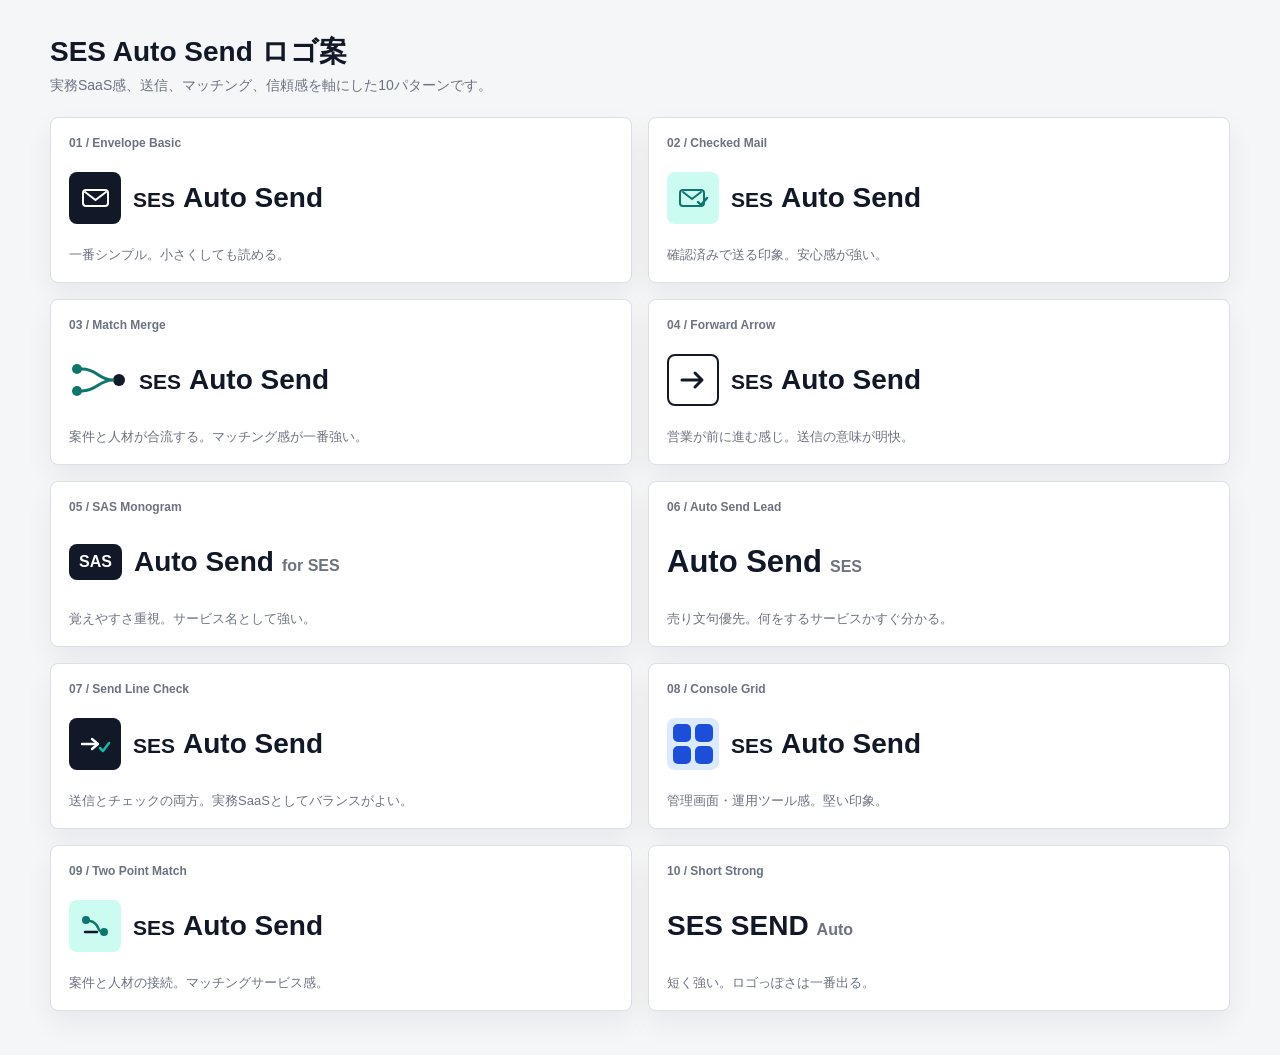
<file: prototype/logo-options.html>
<!doctype html>
<html lang="ja">
<head>
  <meta charset="utf-8">
  <meta name="viewport" content="width=device-width, initial-scale=1">
  <title>SES Auto Send Logo Options</title>
  <style>
    :root {
      --bg: #f4f6f8;
      --ink: #111827;
      --muted: #6b7280;
      --line: #d9e0e8;
      --teal: #0f766e;
      --blue: #1d4ed8;
      --red: #dc2626;
      --white: #ffffff;
    }

    * { box-sizing: border-box; }

    body {
      margin: 0;
      background: var(--bg);
      color: var(--ink);
      font-family: "Segoe UI", "Meiryo", sans-serif;
    }

    main {
      width: min(1180px, calc(100% - 40px));
      margin: 0 auto;
      padding: 34px 0 44px;
    }

    header {
      margin-bottom: 22px;
    }

    h1 {
      margin: 0;
      font-size: 28px;
      line-height: 1.25;
      letter-spacing: 0;
    }

    .note {
      margin: 8px 0 0;
      color: var(--muted);
      font-size: 14px;
    }

    .grid {
      display: grid;
      grid-template-columns: repeat(2, minmax(0, 1fr));
      gap: 16px;
    }

    .card {
      background: var(--white);
      border: 1px solid var(--line);
      border-radius: 8px;
      padding: 18px;
      min-height: 166px;
      display: grid;
      grid-template-rows: auto 1fr auto;
      box-shadow: 0 12px 28px rgba(15, 23, 42, 0.06);
    }

    .label {
      color: var(--muted);
      font-size: 12px;
      font-weight: 800;
      margin-bottom: 14px;
    }

    .logo {
      display: flex;
      align-items: center;
      gap: 12px;
      min-height: 64px;
    }

    .wordmark {
      display: flex;
      align-items: baseline;
      gap: 8px;
      flex-wrap: wrap;
      font-weight: 900;
      letter-spacing: 0;
      line-height: 1;
    }

    .wordmark .ses { font-size: 21px; }
    .wordmark .main { font-size: 28px; }
    .wordmark .sub { color: var(--muted); font-size: 16px; font-weight: 800; }

    .desc {
      margin-top: 15px;
      color: var(--muted);
      font-size: 13px;
    }

    .mark {
      width: 52px;
      height: 52px;
      border-radius: 8px;
      display: grid;
      place-items: center;
      flex: 0 0 auto;
    }

    .mark.dark { background: var(--ink); color: var(--white); }
    .mark.teal { background: #ccfbf1; color: var(--teal); }
    .mark.blue { background: #dbeafe; color: var(--blue); }
    .mark.outline { border: 2px solid var(--ink); color: var(--ink); background: var(--white); }

    svg { display: block; }

    .mono {
      font-family: "Segoe UI", "Meiryo", sans-serif;
      font-weight: 900;
      letter-spacing: 0;
    }

    .badge {
      height: 36px;
      border-radius: 8px;
      padding: 0 10px;
      display: inline-grid;
      place-items: center;
      background: var(--ink);
      color: var(--white);
      font-weight: 900;
      font-size: 16px;
    }

    .split-mark {
      display: grid;
      grid-template-columns: 18px 18px;
      gap: 4px;
    }

    .split-mark span {
      width: 18px;
      height: 18px;
      border-radius: 5px;
      background: currentColor;
    }

    .line-logo {
      width: 58px;
      height: 42px;
      color: var(--teal);
    }

    .compact .wordmark .main { font-size: 31px; }

    @media (max-width: 800px) {
      .grid { grid-template-columns: 1fr; }
      main { width: min(100% - 24px, 1180px); padding-top: 22px; }
    }
  </style>
</head>
<body>
  <main>
    <header>
      <h1>SES Auto Send ロゴ案</h1>
      <p class="note">実務SaaS感、送信、マッチング、信頼感を軸にした10パターンです。</p>
    </header>

    <section class="grid">
      <article class="card">
        <div class="label">01 / Envelope Basic</div>
        <div class="logo">
          <div class="mark dark">
            <svg width="29" height="22" viewBox="0 0 29 22" fill="none" aria-hidden="true">
              <rect x="2" y="3" width="25" height="16" rx="3" stroke="currentColor" stroke-width="2"/>
              <path d="M4 5l10.5 8L25 5" stroke="currentColor" stroke-width="2" stroke-linecap="round"/>
            </svg>
          </div>
          <div class="wordmark"><span class="ses">SES</span><span class="main">Auto Send</span></div>
        </div>
        <div class="desc">一番シンプル。小さくしても読める。</div>
      </article>

      <article class="card">
        <div class="label">02 / Checked Mail</div>
        <div class="logo">
          <div class="mark teal">
            <svg width="31" height="24" viewBox="0 0 31 24" fill="none" aria-hidden="true">
              <rect x="2" y="4" width="24" height="16" rx="3" stroke="currentColor" stroke-width="2"/>
              <path d="M5 6l9 7 9-7" stroke="currentColor" stroke-width="2" stroke-linecap="round"/>
              <path d="M20 16l3 3 6-7" stroke="currentColor" stroke-width="2.4" stroke-linecap="round" stroke-linejoin="round"/>
            </svg>
          </div>
          <div class="wordmark"><span class="ses">SES</span><span class="main">Auto Send</span></div>
        </div>
        <div class="desc">確認済みで送る印象。安心感が強い。</div>
      </article>

      <article class="card">
        <div class="label">03 / Match Merge</div>
        <div class="logo">
          <svg class="line-logo" viewBox="0 0 58 42" fill="none" aria-hidden="true">
            <circle cx="8" cy="10" r="5" fill="currentColor"/>
            <circle cx="8" cy="32" r="5" fill="currentColor"/>
            <circle cx="50" cy="21" r="6" fill="#111827"/>
            <path d="M13 10c15 0 17 11 31 11M13 32c15 0 17-11 31-11" stroke="currentColor" stroke-width="3" stroke-linecap="round"/>
          </svg>
          <div class="wordmark"><span class="ses">SES</span><span class="main">Auto Send</span></div>
        </div>
        <div class="desc">案件と人材が合流する。マッチング感が一番強い。</div>
      </article>

      <article class="card">
        <div class="label">04 / Forward Arrow</div>
        <div class="logo">
          <div class="mark outline">
            <svg width="30" height="24" viewBox="0 0 30 24" fill="none" aria-hidden="true">
              <path d="M4 12h19" stroke="currentColor" stroke-width="3" stroke-linecap="round"/>
              <path d="M17 5l7 7-7 7" stroke="currentColor" stroke-width="3" stroke-linecap="round" stroke-linejoin="round"/>
            </svg>
          </div>
          <div class="wordmark"><span class="ses">SES</span><span class="main">Auto Send</span></div>
        </div>
        <div class="desc">営業が前に進む感じ。送信の意味が明快。</div>
      </article>

      <article class="card">
        <div class="label">05 / SAS Monogram</div>
        <div class="logo">
          <div class="badge">SAS</div>
          <div class="wordmark"><span class="main">Auto Send</span><span class="sub">for SES</span></div>
        </div>
        <div class="desc">覚えやすさ重視。サービス名として強い。</div>
      </article>

      <article class="card compact">
        <div class="label">06 / Auto Send Lead</div>
        <div class="logo">
          <div class="wordmark"><span class="main">Auto Send</span><span class="sub">SES</span></div>
        </div>
        <div class="desc">売り文句優先。何をするサービスかすぐ分かる。</div>
      </article>

      <article class="card">
        <div class="label">07 / Send Line Check</div>
        <div class="logo">
          <div class="mark dark">
            <svg width="32" height="25" viewBox="0 0 32 25" fill="none" aria-hidden="true">
              <path d="M3 13h15" stroke="currentColor" stroke-width="2.4" stroke-linecap="round"/>
              <path d="M13 8l6 5-6 5" stroke="currentColor" stroke-width="2.4" stroke-linecap="round" stroke-linejoin="round"/>
              <path d="M21 17l3 3 6-8" stroke="#14b8a6" stroke-width="2.5" stroke-linecap="round" stroke-linejoin="round"/>
            </svg>
          </div>
          <div class="wordmark"><span class="ses">SES</span><span class="main">Auto Send</span></div>
        </div>
        <div class="desc">送信とチェックの両方。実務SaaSとしてバランスがよい。</div>
      </article>

      <article class="card">
        <div class="label">08 / Console Grid</div>
        <div class="logo">
          <div class="mark blue">
            <div class="split-mark" aria-hidden="true"><span></span><span></span><span></span><span></span></div>
          </div>
          <div class="wordmark"><span class="ses">SES</span><span class="main">Auto Send</span></div>
        </div>
        <div class="desc">管理画面・運用ツール感。堅い印象。</div>
      </article>

      <article class="card">
        <div class="label">09 / Two Point Match</div>
        <div class="logo">
          <div class="mark teal">
            <svg width="32" height="26" viewBox="0 0 32 26" fill="none" aria-hidden="true">
              <circle cx="7" cy="7" r="4" fill="currentColor"/>
              <circle cx="25" cy="19" r="4" fill="currentColor"/>
              <path d="M11 8c8 1 8 9 10 10" stroke="currentColor" stroke-width="2.4" stroke-linecap="round"/>
              <path d="M6 19h12" stroke="#111827" stroke-width="2.4" stroke-linecap="round"/>
            </svg>
          </div>
          <div class="wordmark"><span class="ses">SES</span><span class="main">Auto Send</span></div>
        </div>
        <div class="desc">案件と人材の接続。マッチングサービス感。</div>
      </article>

      <article class="card">
        <div class="label">10 / Short Strong</div>
        <div class="logo">
          <div class="wordmark"><span class="main">SES SEND</span><span class="sub">Auto</span></div>
        </div>
        <div class="desc">短く強い。ロゴっぽさは一番出る。</div>
      </article>
    </section>
  </main>
</body>
</html>
</file>
<file: prototype/styles.css>
:root {
  --bg: #eef2f6;
  --surface: #ffffff;
  --surface-2: #f8fafc;
  --text: #0f172a;
  --muted: #64748b;
  --line: #d8e0ea;
  --primary: #0f172a;
  --primary-strong: #030712;
  --accent: #0f766e;
  --warn: #a16207;
  --danger: #dc2626;
  --success: #15803d;
  --shadow: 0 14px 34px rgba(15, 23, 42, 0.07);
  --radius: 8px;
}

* { box-sizing: border-box; }

body {
  margin: 0;
  background: var(--bg);
  color: var(--text);
  font-family: "Segoe UI", "Meiryo", sans-serif;
  line-height: 1.5;
}

button, input, select, textarea { font: inherit; }
button { cursor: pointer; }

.app-shell {
  min-height: 100vh;
  display: grid;
  grid-template-columns: 280px minmax(0, 1fr);
}

.sidebar {
  background: #0f172a;
  color: #f9fafb;
  padding: 22px 18px;
  display: flex;
  flex-direction: column;
  gap: 20px;
  border-right: 1px solid rgba(255, 255, 255, 0.08);
}

.brand {
  display: flex;
  align-items: center;
  gap: 11px;
  min-height: 56px;
}

.brand-mark {
  width: 58px;
  height: 48px;
  display: grid;
  place-items: center;
  border-radius: var(--radius);
  background: #ffffff;
  box-shadow: 0 8px 18px rgba(0, 0, 0, 0.18);
}

.brand strong { display: block; }

.brand strong {
  font-size: 17px;
  line-height: 1.12;
  letter-spacing: 0;
}

.nav-list {
  display: grid;
  gap: 4px;
}

.nav-item {
  border: 0;
  border-radius: var(--radius);
  background: transparent;
  color: #d1d5db;
  text-align: left;
  min-height: 42px;
  padding: 0 13px;
  font-weight: 700;
}

.nav-item:hover,
.nav-item.is-active {
  background: rgba(255, 255, 255, 0.1);
  color: #ffffff;
}

.nav-item.is-active {
  box-shadow: inset 3px 0 0 #0f766e;
}

.safety-box {
  margin-top: auto;
  border: 1px solid rgba(255, 255, 255, 0.14);
  border-radius: var(--radius);
  padding: 14px;
  display: grid;
  gap: 6px;
  background: rgba(255, 255, 255, 0.05);
  color: #d1d5db;
  font-size: 13px;
}

.safety-box strong { color: #ffffff; }

.main {
  min-width: 0;
  padding: 30px;
}

.public-test-shell {
  max-width: 1180px;
  margin: 0 auto;
  padding: 28px;
}

.public-test-header {
  display: flex;
  align-items: center;
  gap: 14px;
  margin-bottom: 20px;
}

.public-test-header h1 {
  margin-bottom: 0;
}

.public-test-header .muted {
  margin-bottom: 2px;
  font-weight: 800;
}

.topbar {
  display: flex;
  justify-content: space-between;
  gap: 18px;
  align-items: flex-start;
  margin-bottom: 20px;
}

h1, h2, h3, p { margin-top: 0; }
h1 { margin-bottom: 0; font-size: 32px; line-height: 1.2; }
h2 { font-size: 18px; margin-bottom: 14px; }
h3 { font-size: 16px; margin-bottom: 8px; }

.top-actions {
  display: flex;
  align-items: end;
  gap: 10px;
}

.search-box {
  display: grid;
  gap: 5px;
  color: var(--muted);
  font-size: 12px;
}

input, select, textarea {
  border: 1px solid var(--line);
  border-radius: var(--radius);
  background: #ffffff;
  color: var(--text);
  outline: none;
}

input, select {
  min-height: 42px;
  padding: 0 12px;
}

textarea {
  min-height: 92px;
  padding: 10px;
}

.primary-action,
.ghost-action,
.small-action {
  border: 1px solid transparent;
  border-radius: var(--radius);
  min-height: 42px;
  padding: 0 15px;
  font-weight: 700;
}

.primary-action {
  background: #0f172a;
  color: #ffffff;
}

.primary-action:hover { background: var(--primary-strong); }

.ghost-action,
.small-action {
  background: #ffffff;
  border-color: var(--line);
  color: var(--text);
}

.file-action {
  display: inline-flex;
  align-items: center;
}

.file-action input {
  display: none;
}

.ghost-action:hover,
.small-action:hover {
  border-color: #aeb8c5;
  background: #f8fafc;
}

.small-action {
  min-height: 32px;
  padding: 0 10px;
  font-size: 13px;
}

.small-action.is-primary {
  background: #0f766e;
  border-color: #0f766e;
  color: #ffffff;
}

.small-action.is-primary:hover {
  background: #115e59;
  border-color: #115e59;
}

.notice {
  border: 1px solid #fed7aa;
  background: #fff7ed;
  color: #7c2d12;
  border-radius: var(--radius);
  padding: 12px 14px;
  margin-bottom: 18px;
  line-height: 1.55;
}

.notice.is-error {
  border-color: #fecaca;
  background: #fff7f7;
  color: var(--danger);
}

.notice ul {
  margin: 8px 0 0;
  padding-left: 20px;
}

.content { display: grid; gap: 18px; }

.panel,
.metric,
.detail-panel {
  background: var(--surface);
  border: 1px solid var(--line);
  border-radius: var(--radius);
  box-shadow: var(--shadow);
}

.panel,
.detail-panel { padding: 16px; }
.metric { padding: 18px; }

.metric-button {
  cursor: pointer;
  text-align: left;
  font: inherit;
}

.metric-button:hover {
  border-color: #f87171;
  background: #fff1f1;
}

.metric.is-danger {
  border-color: #fecaca;
  background: #fff7f7;
}

.metric.is-danger span,
.metric.is-danger strong {
  color: var(--danger);
}

.metric.is-success {
  border-color: #bbf7d0;
}

.metric.is-accent {
  border-color: #99f6e4;
}

.metrics {
  display: grid;
  grid-template-columns: repeat(auto-fit, minmax(150px, 1fr));
  gap: 12px;
}

.metric span {
  color: var(--muted);
  font-size: 13px;
  font-weight: 800;
}

.metric strong {
  display: block;
  margin-top: 7px;
  font-size: 32px;
  letter-spacing: 0;
}

.metric small {
  display: block;
  margin-top: 4px;
  color: var(--muted);
  font-size: 12px;
  font-weight: 700;
}

.metric .metric-cta {
  display: inline-flex;
  align-items: center;
  min-height: 26px;
  margin-top: 9px;
  padding: 0 10px;
  border-radius: 999px;
  background: #fee2e2;
  color: var(--danger);
}

.grid-2 {
  display: grid;
  grid-template-columns: minmax(0, 1.2fr) minmax(320px, 0.8fr);
  gap: 16px;
}

.grid-3 {
  display: grid;
  grid-template-columns: repeat(3, minmax(0, 1fr));
  gap: 12px;
}

.flow {
  display: grid;
  grid-template-columns: repeat(5, minmax(0, 1fr));
  gap: 10px;
}

.flow-step {
  border: 1px solid var(--line);
  border-radius: var(--radius);
  padding: 12px;
  background: var(--surface-2);
}

.flow-step span {
  display: inline-grid;
  place-items: center;
  width: 26px;
  height: 26px;
  border-radius: 50%;
  background: var(--primary);
  color: #ffffff;
  font-weight: 800;
  margin-bottom: 8px;
}

.test-steps {
  display: grid;
  grid-template-columns: repeat(5, minmax(0, 1fr));
  gap: 10px;
}

.test-step {
  min-height: 118px;
  border: 1px solid var(--line);
  border-radius: var(--radius);
  background: #ffffff;
  padding: 14px;
  text-align: left;
  display: grid;
  align-content: start;
  gap: 8px;
}

.test-step:hover {
  border-color: #94a3b8;
  background: #f8fafc;
}

.test-step span {
  display: inline-grid;
  place-items: center;
  width: 28px;
  height: 28px;
  border-radius: 50%;
  background: var(--primary);
  color: #ffffff;
  font-weight: 900;
}

.test-step strong {
  font-size: 15px;
}

.test-step small {
  color: var(--muted);
  font-weight: 700;
}

.test-step.is-danger {
  border-color: #fecaca;
  background: #fff7f7;
}

.test-step.is-danger span { background: var(--danger); }

.test-step.is-success {
  border-color: #bbf7d0;
  background: #f0fdf4;
}

.test-step.is-success span { background: var(--success); }

.tester-layout {
  display: grid;
  grid-template-columns: repeat(2, minmax(0, 1fr));
  gap: 14px;
}

.input-status-grid {
  display: grid;
  grid-template-columns: repeat(4, minmax(0, 1fr));
  gap: 10px;
  margin: 14px 0;
}

.input-status-card {
  display: grid;
  gap: 5px;
  min-height: 86px;
  padding: 12px;
  border: 1px solid var(--line);
  border-radius: 8px;
  background: #ffffff;
}

.input-status-card strong {
  font-size: 13px;
}

.input-status-card span {
  width: fit-content;
  padding: 4px 8px;
  border-radius: 999px;
  color: #ffffff;
  font-size: 12px;
  font-weight: 900;
}

.input-status-card small {
  color: var(--muted);
  font-size: 12px;
  line-height: 1.45;
}

.input-status-card.ok {
  border-color: #bbf7d0;
  background: #f0fdf4;
}

.input-status-card.ok span {
  background: var(--success);
}

.input-status-card.warn {
  border-color: #fde68a;
  background: #fffbeb;
}

.input-status-card.warn span {
  background: var(--warn);
}

.test-flow-panel {
  display: grid;
  grid-template-columns: repeat(3, minmax(0, 1fr));
  gap: 10px;
  margin-bottom: 14px;
}

.test-flow-panel > div {
  display: grid;
  gap: 5px;
  min-height: 92px;
  padding: 12px;
  border: 1px solid var(--line);
  border-radius: var(--radius);
  background: #ffffff;
}

.test-flow-panel span {
  color: var(--primary);
  font-size: 12px;
  font-weight: 900;
}

.test-flow-panel strong {
  font-size: 15px;
}

.test-flow-panel small {
  color: var(--muted);
  font-size: 13px;
  line-height: 1.45;
}

.acceptance-panel {
  display: flex;
  gap: 12px;
  align-items: center;
  border: 1px solid #bbf7d0;
  border-radius: var(--radius);
  background: #f0fdf4;
  padding: 12px 14px;
  margin-bottom: 14px;
}

.acceptance-panel strong {
  flex: 0 0 auto;
  color: var(--success);
  font-size: 14px;
}

.acceptance-panel span {
  color: #166534;
  font-size: 13px;
  line-height: 1.5;
}

.handoff-check-panel {
  border: 1px solid var(--line);
  border-radius: var(--radius);
  background: #ffffff;
  padding: 14px;
  margin-bottom: 14px;
}

.handoff-check-panel h2 {
  margin-bottom: 0;
}

.read-summary {
  border: 1px solid var(--line);
  border-radius: var(--radius);
  background: #f8fafc;
  padding: 14px;
  margin-bottom: 14px;
}

.read-summary h2 {
  margin-bottom: 0;
}

.test-settings {
  display: grid;
  grid-template-columns: minmax(160px, 220px) minmax(160px, 220px) minmax(0, 1fr);
  gap: 12px;
  align-items: end;
  border: 1px solid var(--line);
  border-radius: var(--radius);
  background: #ffffff;
  padding: 14px;
  margin-bottom: 14px;
}

.compact-field input {
  width: 100%;
}

.guide-grid {
  display: grid;
  grid-template-columns: repeat(3, minmax(0, 1fr));
  gap: 10px;
  margin-bottom: 14px;
}

.handoff-banner {
  display: grid;
  grid-template-columns: repeat(3, minmax(0, 1fr));
  gap: 10px;
  margin-bottom: 14px;
}

.handoff-banner > div {
  border: 1px solid var(--line);
  border-radius: var(--radius);
  background: #ffffff;
  padding: 12px;
  display: grid;
  gap: 7px;
  box-shadow: 0 8px 20px rgba(15, 23, 42, 0.05);
}

.handoff-banner strong {
  font-size: 14px;
}

.handoff-banner span {
  color: var(--muted);
  font-size: 13px;
}

.guide-card {
  border: 1px solid var(--line);
  border-radius: var(--radius);
  background: #f8fafc;
  padding: 12px;
  display: grid;
  gap: 8px;
  align-content: start;
}

.guide-card strong {
  font-size: 14px;
}

.guide-card span {
  color: var(--muted);
  font-size: 13px;
}

.tester-textarea {
  width: 100%;
  min-height: 210px;
  resize: vertical;
}

.tester-textarea.is-short {
  min-height: 130px;
}

.tester-textarea.is-report {
  min-height: 170px;
  margin-top: 4px;
  background: #f8fafc;
}

.verdict-panel {
  display: flex;
  justify-content: space-between;
  align-items: center;
  gap: 16px;
}

.verdict-panel.ok {
  border-color: #bbf7d0;
  background: #f0fdf4;
}

.verdict-panel.warn {
  border-color: #fde68a;
  background: #fffbeb;
}

.verdict-panel.bad {
  border-color: #fecaca;
  background: #fff7f7;
}

.verdict-score {
  min-width: 88px;
  text-align: right;
  color: var(--primary);
  font-size: 42px;
  font-weight: 900;
  line-height: 1;
}

.verdict-score span {
  margin-left: 2px;
  font-size: 15px;
}

.next-decision-panel {
  display: grid;
  grid-template-columns: minmax(0, 1fr) minmax(220px, 340px);
  gap: 16px;
  align-items: center;
  border-color: #dbeafe;
  background: #eff6ff;
}

.next-decision-panel.ok {
  border-color: #bbf7d0;
  background: #f0fdf4;
}

.next-decision-panel.warn {
  border-color: #fde68a;
  background: #fffbeb;
}

.next-decision-panel.bad {
  border-color: #fecaca;
  background: #fff7f7;
}

.next-decision-panel span {
  color: var(--primary);
  font-size: 12px;
  font-weight: 900;
}

.next-decision-panel h2 {
  margin-bottom: 4px;
}

.next-decision-panel p {
  margin: 0;
  color: var(--muted);
  font-size: 14px;
  line-height: 1.55;
}

.next-decision-panel strong {
  display: block;
  padding: 12px;
  border: 1px solid var(--line);
  border-radius: var(--radius);
  background: rgba(255, 255, 255, 0.72);
  color: var(--text);
  font-size: 14px;
  line-height: 1.5;
}

.check-list {
  display: grid;
  gap: 8px;
  margin-bottom: 10px;
}

.check-list label {
  display: flex;
  align-items: center;
  gap: 8px;
  color: var(--text);
  font-size: 14px;
  font-weight: 700;
}

.check-list input {
  width: 18px;
  height: 18px;
}

.feedback-status {
  display: grid;
  gap: 4px;
  margin-top: 10px;
  padding: 12px 14px;
  border: 1px solid #fde68a;
  border-radius: 8px;
  background: #fffbeb;
  color: #713f12;
}

.feedback-status strong {
  font-size: 14px;
}

.feedback-status span {
  font-size: 13px;
  line-height: 1.55;
}

.feedback-status small {
  color: #854d0e;
  font-weight: 700;
}

.feedback-status.ready {
  border-color: #bbf7d0;
  background: #f0fdf4;
  color: #14532d;
}

.feedback-status.ready small {
  color: #166534;
}

.toolbar {
  display: flex;
  flex-wrap: wrap;
  gap: 10px;
  align-items: center;
  margin-bottom: 14px;
}

.toolbar h2 {
  margin-bottom: 0;
}

.table-wrap {
  overflow: auto;
  border: 1px solid var(--line);
  border-radius: var(--radius);
}

table {
  width: 100%;
  min-width: 820px;
  border-collapse: collapse;
  background: #ffffff;
}

th, td {
  padding: 12px 13px;
  border-bottom: 1px solid var(--line);
  text-align: left;
  vertical-align: top;
  font-size: 14px;
}

th {
  background: var(--surface-2);
  color: #4b5563;
  font-size: 12px;
  letter-spacing: 0;
  white-space: nowrap;
}

tr:last-child td { border-bottom: 0; }

.pill-list {
  display: flex;
  flex-wrap: wrap;
  gap: 6px;
}

.reason-list {
  display: flex;
  flex-wrap: wrap;
  gap: 6px;
  margin-top: 6px;
}

.pill {
  display: inline-flex;
  align-items: center;
  min-height: 24px;
  padding: 3px 8px;
  border-radius: 999px;
  background: #ccfbf1;
  color: #115e59;
  font-size: 12px;
  font-weight: 700;
}

.pill.warn { background: #fef3c7; color: var(--warn); }
.pill.danger { background: #fee2e2; color: var(--danger); }
.pill.blue { background: #dbeafe; color: #1d4ed8; }
.pill.gray { background: #e5e7eb; color: #4b5563; }

.status { font-weight: 800; }
.status.ok { color: var(--success); }
.status.warn { color: var(--warn); }
.status.bad { color: var(--danger); }
.status.hold { color: var(--muted); }

.card-list { display: grid; gap: 10px; }

.action-card {
  border: 1px solid var(--line);
  border-radius: var(--radius);
  background: #ffffff;
  padding: 14px;
  display: grid;
  grid-template-columns: 88px minmax(0, 1fr) auto;
  gap: 14px;
  align-items: center;
}

.action-card:hover {
  border-color: #c5ced8;
  background: #fcfdff;
}

.action-card.is-attention {
  border-color: #fecaca;
  background: #fffafa;
}

.muted,
.meta {
  color: var(--muted);
  font-size: 13px;
}

.rank {
  font-size: 22px;
  font-weight: 900;
}

.rank.a { color: var(--success); }
.rank.b { color: var(--accent); }
.rank.c { color: var(--warn); }

.form-grid {
  display: grid;
  grid-template-columns: repeat(2, minmax(0, 1fr));
  gap: 12px;
}

.field {
  display: grid;
  gap: 6px;
}

.field-inline {
  display: inline-flex;
  align-items: center;
  gap: 8px;
  color: var(--muted);
  font-size: 13px;
  font-weight: 700;
}

.field label {
  color: var(--muted);
  font-size: 13px;
  font-weight: 700;
}

.wide { grid-column: 1 / -1; }

.mail-preview {
  border: 1px solid var(--line);
  border-radius: var(--radius);
  background: #fbfcfb;
  padding: 14px;
  white-space: pre-line;
  line-height: 1.55;
}

@media (max-width: 1040px) {
  .app-shell { grid-template-columns: 1fr; }
  .sidebar { position: static; }
  .nav-list { grid-template-columns: repeat(2, minmax(0, 1fr)); }
  .topbar,
  .top-actions { flex-direction: column; align-items: stretch; }
  .metrics,
  .grid-2,
  .grid-3,
  .flow,
  .test-steps,
  .tester-layout,
  .test-flow-panel,
  .input-status-grid,
  .handoff-banner,
  .guide-grid,
  .next-decision-panel,
  .form-grid { grid-template-columns: 1fr; }
  .verdict-panel { align-items: flex-start; flex-direction: column; }
  .verdict-score { text-align: left; }
  .action-card { grid-template-columns: 1fr; }
}
</file>
